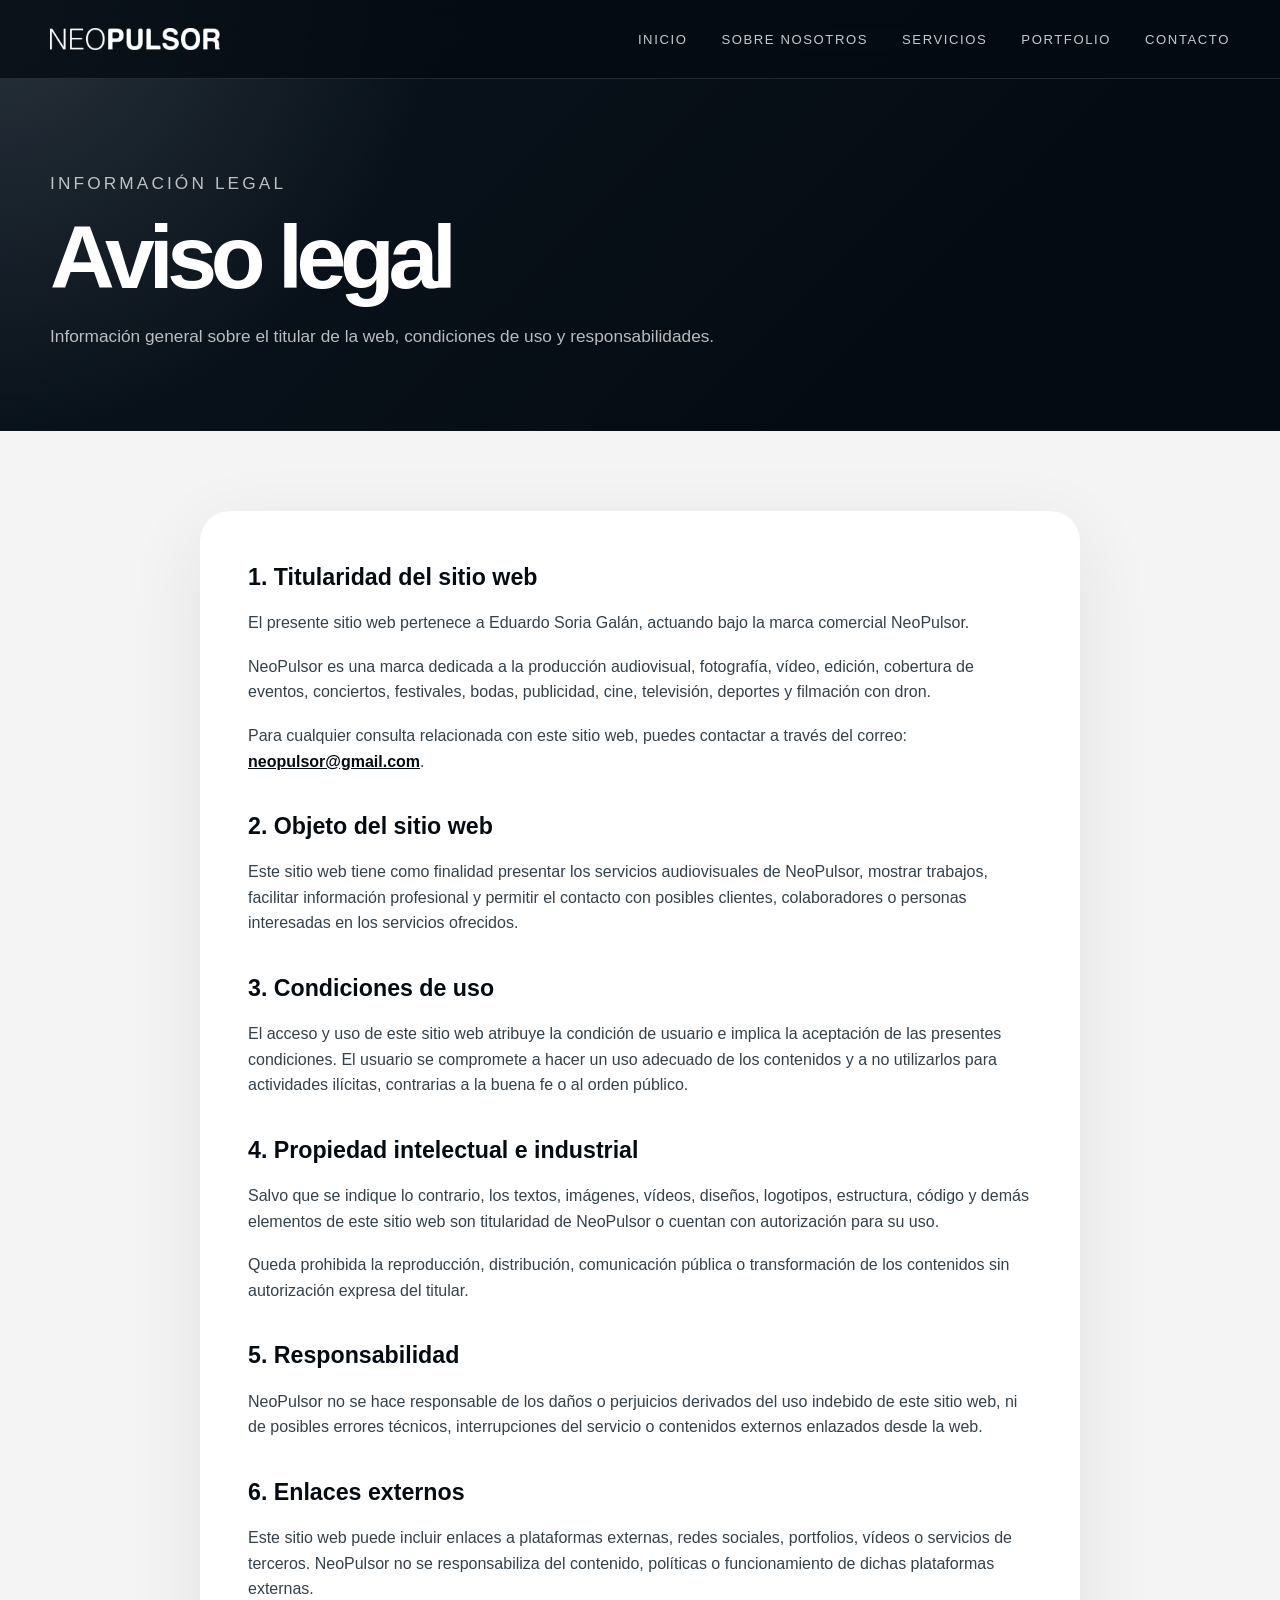
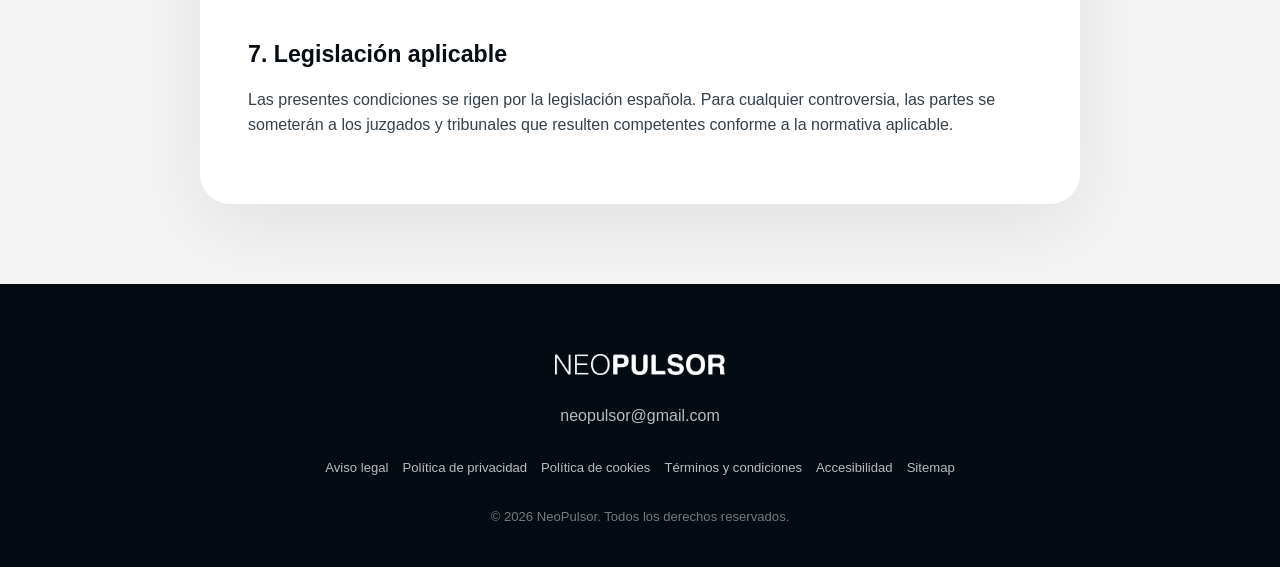
<file: legal/aviso_legal.html>
<!DOCTYPE html>
<html lang="es">

<head>
    <meta charset="UTF-8" />
    <meta name="viewport" content="width=device-width, initial-scale=1.0" />

    <title>Aviso legal | NeoPulsor</title>

    <meta name="description"
        content="Aviso legal de NeoPulsor, productora audiovisual especializada en vídeo, fotografía, eventos, artistas, marcas y proyectos audiovisuales." />

    <link rel="stylesheet" href="../css/estilos.css" />
    <link rel="icon" type="image/png" href="../recursos/logo/favicon_neopulsor.png" />
</head>

<body>

    <header class="cabecera">
        <div class="contenedor cabecera__contenido">

            <a href="../index.html#inicio" class="cabecera__logo" aria-label="Ir al inicio">
                <img src="../recursos/logo/logo_neopulsor_blanco.png" alt="NeoPulsor">
            </a>

            <nav class="cabecera__nav" aria-label="Navegación principal">
                <a href="../index.html#inicio">Inicio</a>
                <a href="../index.html#sobre_nosotros">Sobre nosotros</a>
                <a href="../index.html#servicios">Servicios</a>
                <a href="../index.html#portfolio">Portfolio</a>
                <a href="../index.html#contacto">Contacto</a>
            </nav>

            <button class="cabecera__boton_menu" aria-label="Abrir menú" aria-expanded="false">
                <span></span>
                <span></span>
                <span></span>
            </button>

        </div>
    </header>

    <main class="pagina_legal">

        <section class="pagina_legal__hero">
            <div class="contenedor">
                <p class="seccion__etiqueta">Información legal</p>
                <h1>Aviso legal</h1>
                <p>
                    Información general sobre el titular de la web, condiciones de uso y responsabilidades.
                </p>
            </div>
        </section>

        <section class="pagina_legal__contenido">
            <div class="contenedor contenedor_legal">

                <h2>1. Titularidad del sitio web</h2>
                <p>
                    El presente sitio web pertenece a Eduardo Soria Galán, actuando bajo la marca comercial NeoPulsor.
                </p>

                <p>
                    NeoPulsor es una marca dedicada a la producción audiovisual, fotografía, vídeo, edición,
                    cobertura de eventos, conciertos, festivales, bodas, publicidad, cine, televisión, deportes
                    y filmación con dron.
                </p>

                <p>
                    Para cualquier consulta relacionada con este sitio web, puedes contactar a través del correo:
                    <a href="mailto:neopulsor@gmail.com">neopulsor@gmail.com</a>.
                </p>

                <h2>2. Objeto del sitio web</h2>
                <p>
                    Este sitio web tiene como finalidad presentar los servicios audiovisuales de NeoPulsor,
                    mostrar trabajos, facilitar información profesional y permitir el contacto con posibles
                    clientes, colaboradores o personas interesadas en los servicios ofrecidos.
                </p>

                <h2>3. Condiciones de uso</h2>
                <p>
                    El acceso y uso de este sitio web atribuye la condición de usuario e implica la aceptación
                    de las presentes condiciones. El usuario se compromete a hacer un uso adecuado de los contenidos
                    y a no utilizarlos para actividades ilícitas, contrarias a la buena fe o al orden público.
                </p>

                <h2>4. Propiedad intelectual e industrial</h2>
                <p>
                    Salvo que se indique lo contrario, los textos, imágenes, vídeos, diseños, logotipos,
                    estructura, código y demás elementos de este sitio web son titularidad de NeoPulsor o cuentan
                    con autorización para su uso.
                </p>

                <p>
                    Queda prohibida la reproducción, distribución, comunicación pública o transformación de los
                    contenidos sin autorización expresa del titular.
                </p>

                <h2>5. Responsabilidad</h2>
                <p>
                    NeoPulsor no se hace responsable de los daños o perjuicios derivados del uso indebido de este
                    sitio web, ni de posibles errores técnicos, interrupciones del servicio o contenidos externos
                    enlazados desde la web.
                </p>

                <h2>6. Enlaces externos</h2>
                <p>
                    Este sitio web puede incluir enlaces a plataformas externas, redes sociales, portfolios,
                    vídeos o servicios de terceros. NeoPulsor no se responsabiliza del contenido, políticas o
                    funcionamiento de dichas plataformas externas.
                </p>

                <h2>7. Legislación aplicable</h2>
                <p>
                    Las presentes condiciones se rigen por la legislación española. Para cualquier controversia,
                    las partes se someterán a los juzgados y tribunales que resulten competentes conforme a la normativa
                    aplicable.
                </p>

            </div>
        </section>

    </main>

    <footer class="footer">
        <div class="contenedor footer__contenido">

            <a href="../index.html#inicio" class="footer__logo">
                <img src="../recursos/logo/logo_neopulsor_blanco.png" alt="NeoPulsor">
            </a>

            <div class="footer__contacto">
                <a href="mailto:neopulsor@gmail.com">neopulsor@gmail.com</a>
                
            </div>

            <nav class="footer__legal" aria-label="Enlaces legales">
                <a href="aviso_legal.html">Aviso legal</a>
                <a href="politica_privacidad.html">Política de privacidad</a>
                <a href="politica_cookies.html">Política de cookies</a>
                <a href="terminos_condiciones.html">Términos y condiciones</a>
                <a href="declaracion_accesibilidad.html">Accesibilidad</a>
                <a href="sitemap.html">Sitemap</a>
            </nav>

            <p class="footer__copy">
                © 2026 NeoPulsor. Todos los derechos reservados.
            </p>

        </div>
    </footer>

    <script src="../js/script.js"></script>
</body>

</html>
</file>
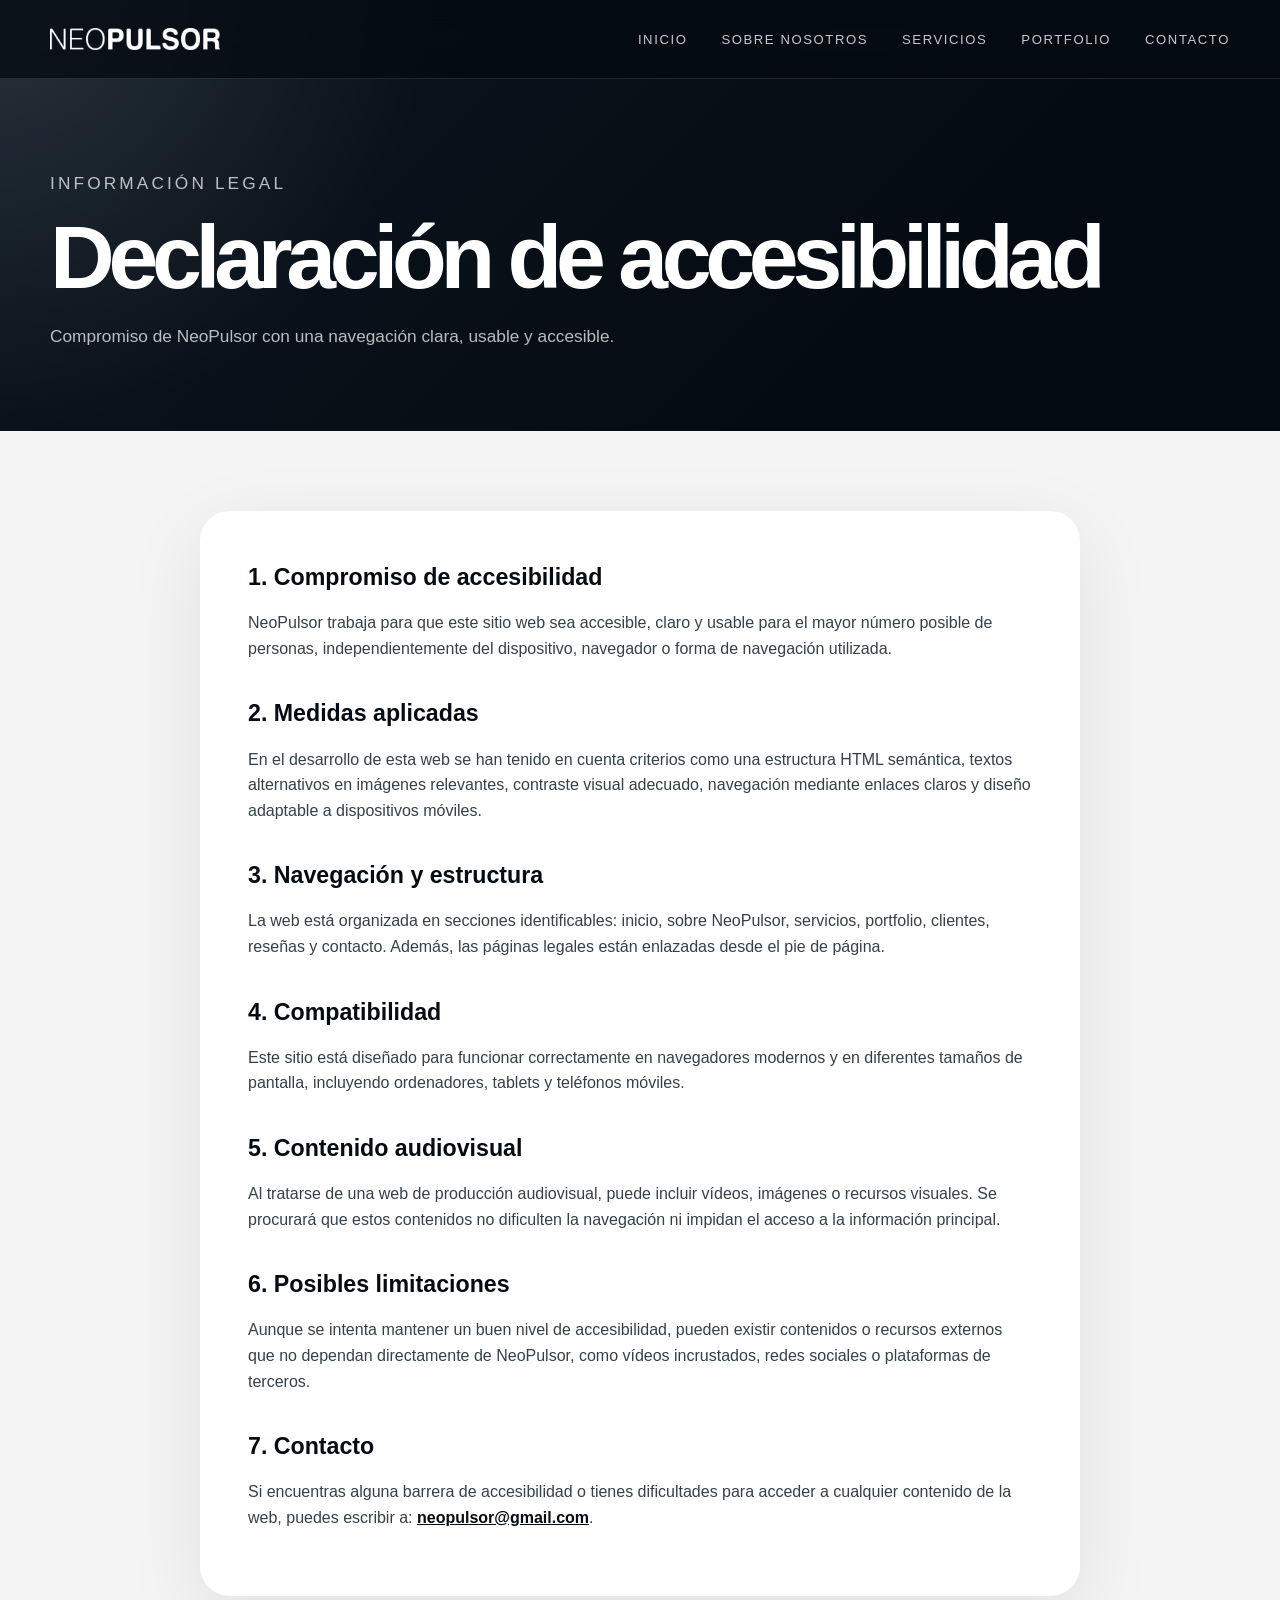
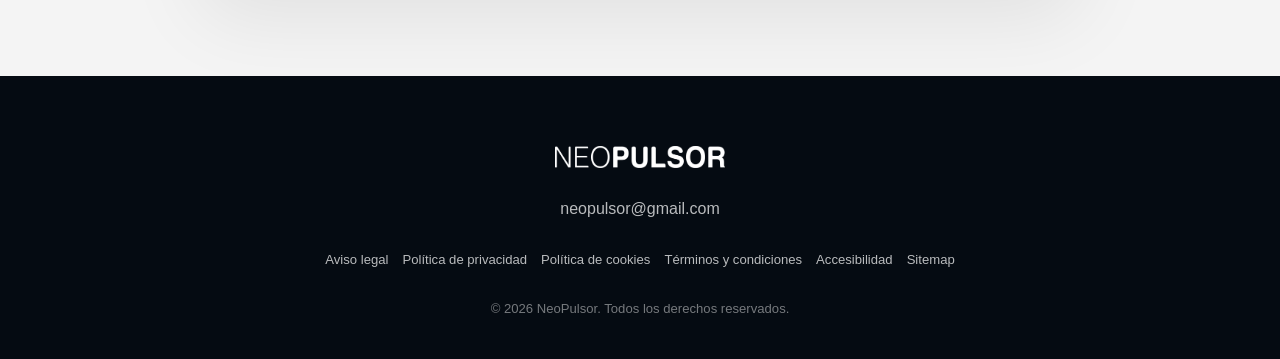
<file: legal/declaracion_accesibilidad.html>
<!doctype html>
<html lang="es">
  <head>
    <meta charset="UTF-8" />
    <meta name="viewport" content="width=device-width, initial-scale=1.0" />

    <title>Declaración de accesibilidad | NeoPulsor</title>

    <meta
      name="description"
      content="Declaración de accesibilidad de NeoPulsor. Información sobre el compromiso de accesibilidad, navegación, estructura y contacto."
    />

    <link rel="stylesheet" href="../css/estilos.css" />
    <link
      rel="icon"
      type="image/png"
      href="../recursos/logo/favicon_neopulsor.png"
    />
  </head>

  <body>
    <header class="cabecera">
      <div class="contenedor cabecera__contenido">
        <a
          href="../index.html#inicio"
          class="cabecera__logo"
          aria-label="Ir al inicio"
        >
          <img
            src="../recursos/logo/logo_neopulsor_blanco.png"
            alt="NeoPulsor"
          />
        </a>

        <nav class="cabecera__nav" aria-label="Navegación principal">
          <a href="../index.html#inicio">Inicio</a>
          <a href="../index.html#sobre_nosotros">Sobre nosotros</a>
          <a href="../index.html#servicios">Servicios</a>
          <a href="../index.html#portfolio">Portfolio</a>
          <a href="../index.html#contacto">Contacto</a>
        </nav>

        <button
          class="cabecera__boton_menu"
          aria-label="Abrir menú"
          aria-expanded="false"
        >
          <span></span>
          <span></span>
          <span></span>
        </button>
      </div>
    </header>

    <main class="pagina_legal">
      <section class="pagina_legal__hero">
        <div class="contenedor">
          <p class="seccion__etiqueta">Información legal</p>
          <h1>Declaración de accesibilidad</h1>
          <p>
            Compromiso de NeoPulsor con una navegación clara, usable y
            accesible.
          </p>
        </div>
      </section>

      <section class="pagina_legal__contenido">
        <div class="contenedor contenedor_legal">
          <h2>1. Compromiso de accesibilidad</h2>
          <p>
            NeoPulsor trabaja para que este sitio web sea accesible, claro y
            usable para el mayor número posible de personas, independientemente
            del dispositivo, navegador o forma de navegación utilizada.
          </p>

          <h2>2. Medidas aplicadas</h2>
          <p>
            En el desarrollo de esta web se han tenido en cuenta criterios como
            una estructura HTML semántica, textos alternativos en imágenes
            relevantes, contraste visual adecuado, navegación mediante enlaces
            claros y diseño adaptable a dispositivos móviles.
          </p>

          <h2>3. Navegación y estructura</h2>
          <p>
            La web está organizada en secciones identificables: inicio, sobre
            NeoPulsor, servicios, portfolio, clientes, reseñas y contacto.
            Además, las páginas legales están enlazadas desde el pie de página.
          </p>

          <h2>4. Compatibilidad</h2>
          <p>
            Este sitio está diseñado para funcionar correctamente en navegadores
            modernos y en diferentes tamaños de pantalla, incluyendo
            ordenadores, tablets y teléfonos móviles.
          </p>

          <h2>5. Contenido audiovisual</h2>
          <p>
            Al tratarse de una web de producción audiovisual, puede incluir
            vídeos, imágenes o recursos visuales. Se procurará que estos
            contenidos no dificulten la navegación ni impidan el acceso a la
            información principal.
          </p>

          <h2>6. Posibles limitaciones</h2>
          <p>
            Aunque se intenta mantener un buen nivel de accesibilidad, pueden
            existir contenidos o recursos externos que no dependan directamente
            de NeoPulsor, como vídeos incrustados, redes sociales o plataformas
            de terceros.
          </p>

          <h2>7. Contacto</h2>
          <p>
            Si encuentras alguna barrera de accesibilidad o tienes dificultades
            para acceder a cualquier contenido de la web, puedes escribir a:
            <a href="mailto:neopulsor@gmail.com">neopulsor@gmail.com</a>.
          </p>
        </div>
      </section>
    </main>

    <footer class="footer">
      <div class="contenedor footer__contenido">
        <a href="../index.html#inicio" class="footer__logo">
          <img
            src="../recursos/logo/logo_neopulsor_blanco.png"
            alt="NeoPulsor"
          />
        </a>

        <div class="footer__contacto">
          <a href="mailto:neopulsor@gmail.com">neopulsor@gmail.com</a>
          
        </div>

        <nav class="footer__legal" aria-label="Enlaces legales">
          <a href="aviso_legal.html">Aviso legal</a>
          <a href="politica_privacidad.html">Política de privacidad</a>
          <a href="politica_cookies.html">Política de cookies</a>
          <a href="terminos_condiciones.html">Términos y condiciones</a>
          <a href="declaracion_accesibilidad.html">Accesibilidad</a>
          <a href="sitemap.html">Sitemap</a>
        </nav>

        <p class="footer__copy">
          © 2026 NeoPulsor. Todos los derechos reservados.
        </p>
      </div>
    </footer>

    <script src="../js/script.js"></script>
  </body>
</html>
</file>
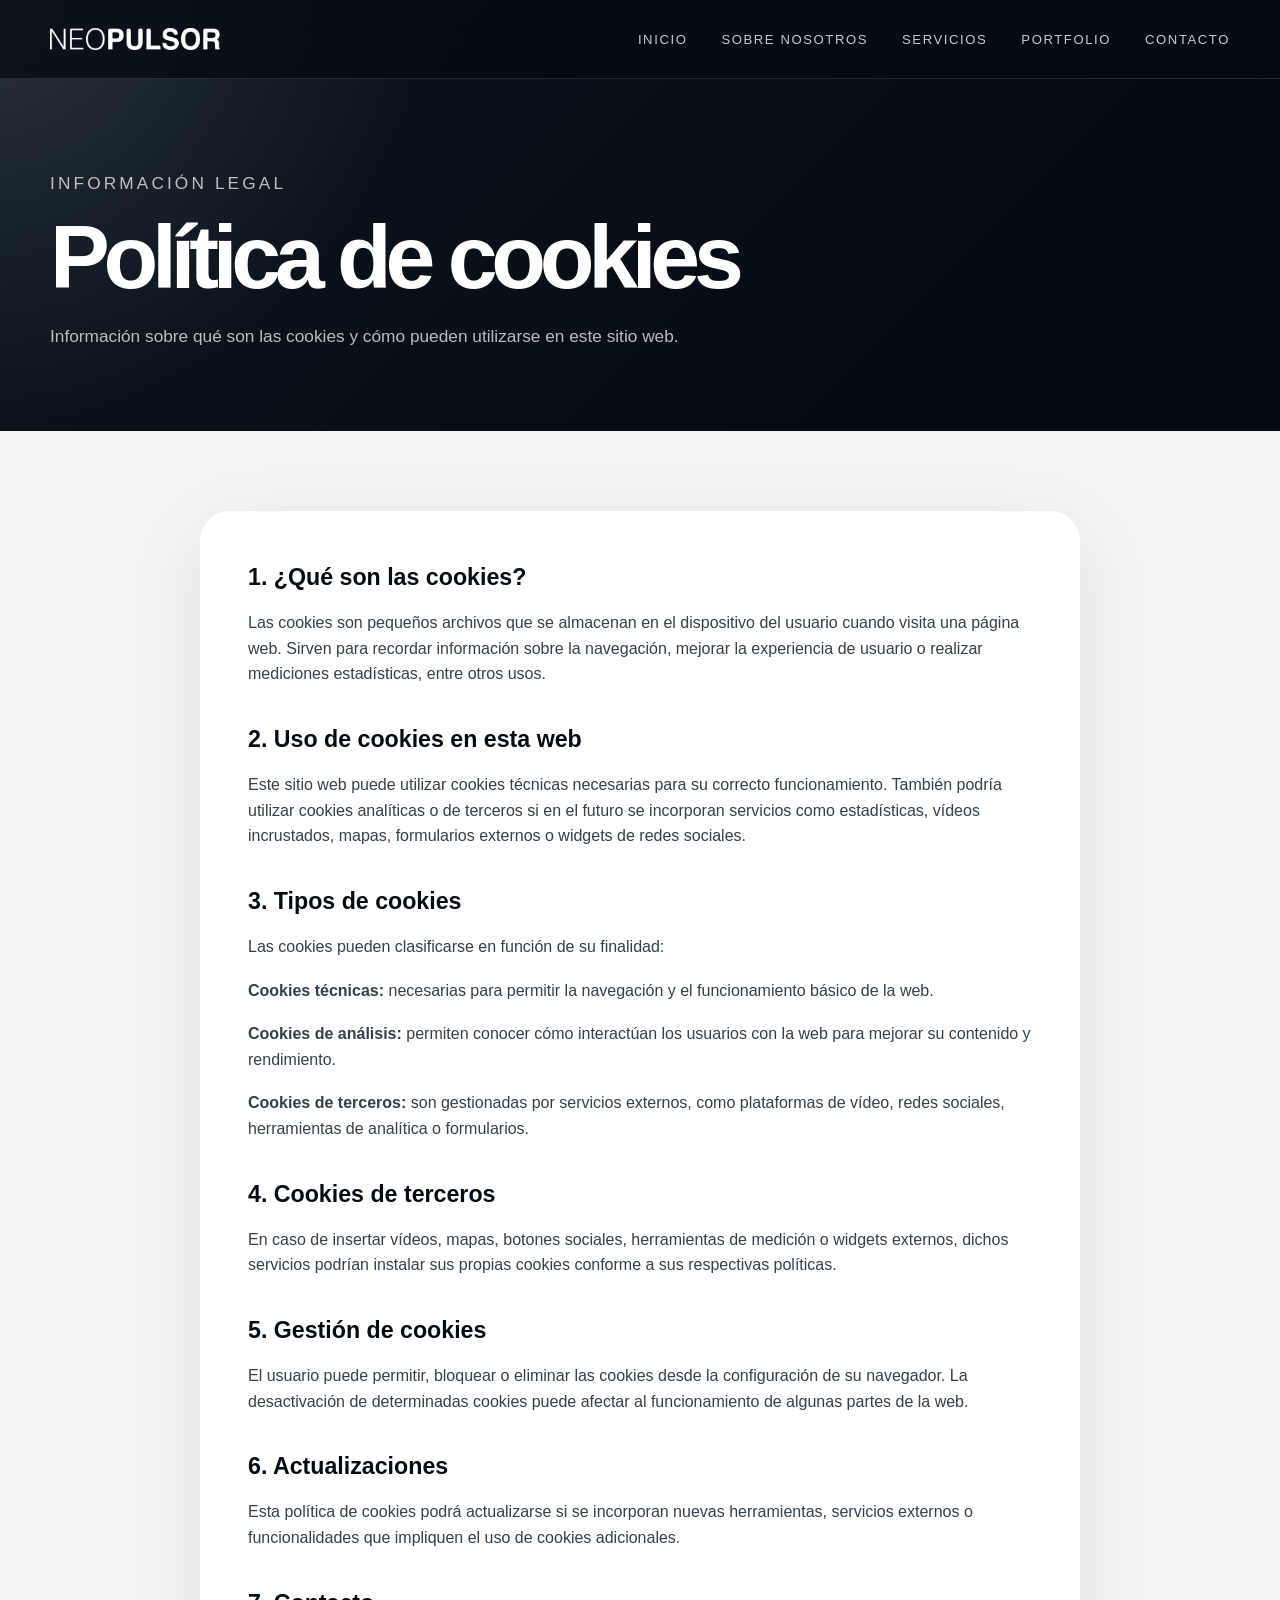
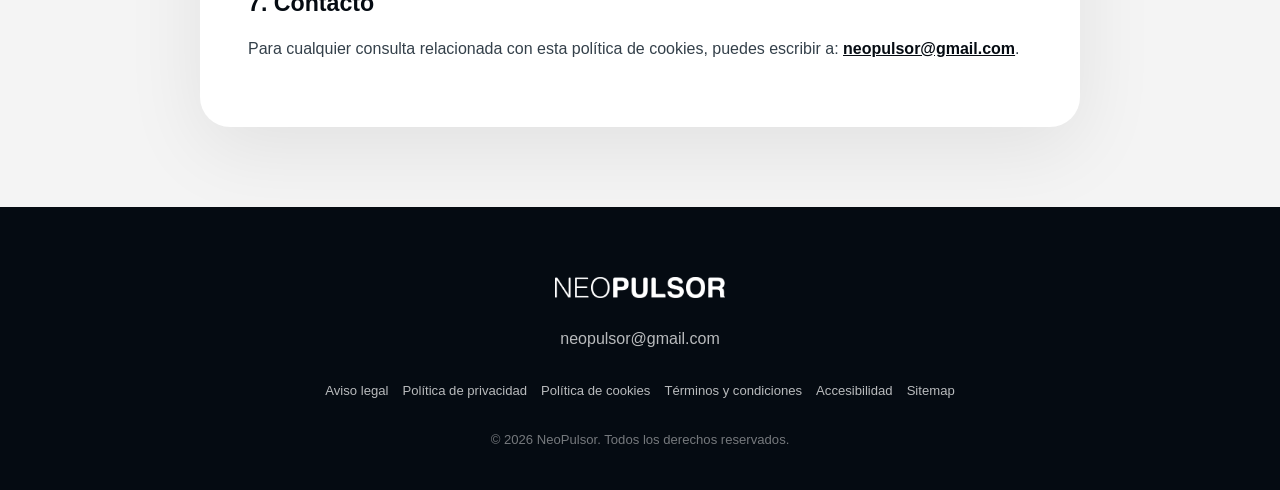
<file: legal/politica_cookies.html>
<!DOCTYPE html>
<html lang="es">

<head>
    <meta charset="UTF-8" />
    <meta name="viewport" content="width=device-width, initial-scale=1.0" />

    <title>Política de cookies | NeoPulsor</title>

    <meta name="description"
        content="Política de cookies de NeoPulsor. Información sobre el uso de cookies técnicas, analíticas o de terceros en el sitio web." />

    <link rel="stylesheet" href="../css/estilos.css" />
    <link rel="icon" type="image/png" href="../recursos/logo/favicon_neopulsor.png" />
</head>

<body>

    <header class="cabecera">
        <div class="contenedor cabecera__contenido">

            <a href="../index.html#inicio" class="cabecera__logo" aria-label="Ir al inicio">
                <img src="../recursos/logo/logo_neopulsor_blanco.png" alt="NeoPulsor">
            </a>

            <nav class="cabecera__nav" aria-label="Navegación principal">
                <a href="../index.html#inicio">Inicio</a>
                <a href="../index.html#sobre_nosotros">Sobre nosotros</a>
                <a href="../index.html#servicios">Servicios</a>
                <a href="../index.html#portfolio">Portfolio</a>
                <a href="../index.html#contacto">Contacto</a>
            </nav>

            <button class="cabecera__boton_menu" aria-label="Abrir menú" aria-expanded="false">
                <span></span>
                <span></span>
                <span></span>
            </button>

        </div>
    </header>

    <main class="pagina_legal">

        <section class="pagina_legal__hero">
            <div class="contenedor">
                <p class="seccion__etiqueta">Información legal</p>
                <h1>Política de cookies</h1>
                <p>
                    Información sobre qué son las cookies y cómo pueden utilizarse en este sitio web.
                </p>
            </div>
        </section>

        <section class="pagina_legal__contenido">
            <div class="contenedor contenedor_legal">

                <h2>1. ¿Qué son las cookies?</h2>
                <p>
                    Las cookies son pequeños archivos que se almacenan en el dispositivo del usuario cuando visita
                    una página web. Sirven para recordar información sobre la navegación, mejorar la experiencia
                    de usuario o realizar mediciones estadísticas, entre otros usos.
                </p>

                <h2>2. Uso de cookies en esta web</h2>
                <p>
                    Este sitio web puede utilizar cookies técnicas necesarias para su correcto funcionamiento.
                    También podría utilizar cookies analíticas o de terceros si en el futuro se incorporan servicios
                    como estadísticas, vídeos incrustados, mapas, formularios externos o widgets de redes sociales.
                </p>

                <h2>3. Tipos de cookies</h2>
                <p>
                    Las cookies pueden clasificarse en función de su finalidad:
                </p>

                <p>
                    <strong>Cookies técnicas:</strong> necesarias para permitir la navegación y el funcionamiento básico
                    de la web.
                </p>

                <p>
                    <strong>Cookies de análisis:</strong> permiten conocer cómo interactúan los usuarios con la web para
                    mejorar su contenido y rendimiento.
                </p>

                <p>
                    <strong>Cookies de terceros:</strong> son gestionadas por servicios externos, como plataformas de
                    vídeo, redes sociales, herramientas de analítica o formularios.
                </p>

                <h2>4. Cookies de terceros</h2>
                <p>
                    En caso de insertar vídeos, mapas, botones sociales, herramientas de medición o widgets externos,
                    dichos servicios podrían instalar sus propias cookies conforme a sus respectivas políticas.
                </p>

                <h2>5. Gestión de cookies</h2>
                <p>
                    El usuario puede permitir, bloquear o eliminar las cookies desde la configuración de su navegador.
                    La desactivación de determinadas cookies puede afectar al funcionamiento de algunas partes de la
                    web.
                </p>

                <h2>6. Actualizaciones</h2>
                <p>
                    Esta política de cookies podrá actualizarse si se incorporan nuevas herramientas, servicios externos
                    o funcionalidades que impliquen el uso de cookies adicionales.
                </p>

                <h2>7. Contacto</h2>
                <p>
                    Para cualquier consulta relacionada con esta política de cookies, puedes escribir a:
                    <a href="mailto:neopulsor@gmail.com">neopulsor@gmail.com</a>.
                </p>

            </div>
        </section>

    </main>

    <footer class="footer">
        <div class="contenedor footer__contenido">

            <a href="../index.html#inicio" class="footer__logo">
                <img src="../recursos/logo/logo_neopulsor_blanco.png" alt="NeoPulsor">
            </a>

            <div class="footer__contacto">
                <a href="mailto:neopulsor@gmail.com">neopulsor@gmail.com</a>
               
            </div>

            <nav class="footer__legal" aria-label="Enlaces legales">
                <a href="aviso_legal.html">Aviso legal</a>
                <a href="politica_privacidad.html">Política de privacidad</a>
                <a href="politica_cookies.html">Política de cookies</a>
                <a href="terminos_condiciones.html">Términos y condiciones</a>
                <a href="declaracion_accesibilidad.html">Accesibilidad</a>
                <a href="sitemap.html">Sitemap</a>
            </nav>

            <p class="footer__copy">
                © 2026 NeoPulsor. Todos los derechos reservados.
            </p>

        </div>
    </footer>

    <script src="../js/script.js"></script>
</body>

</html>
</file>
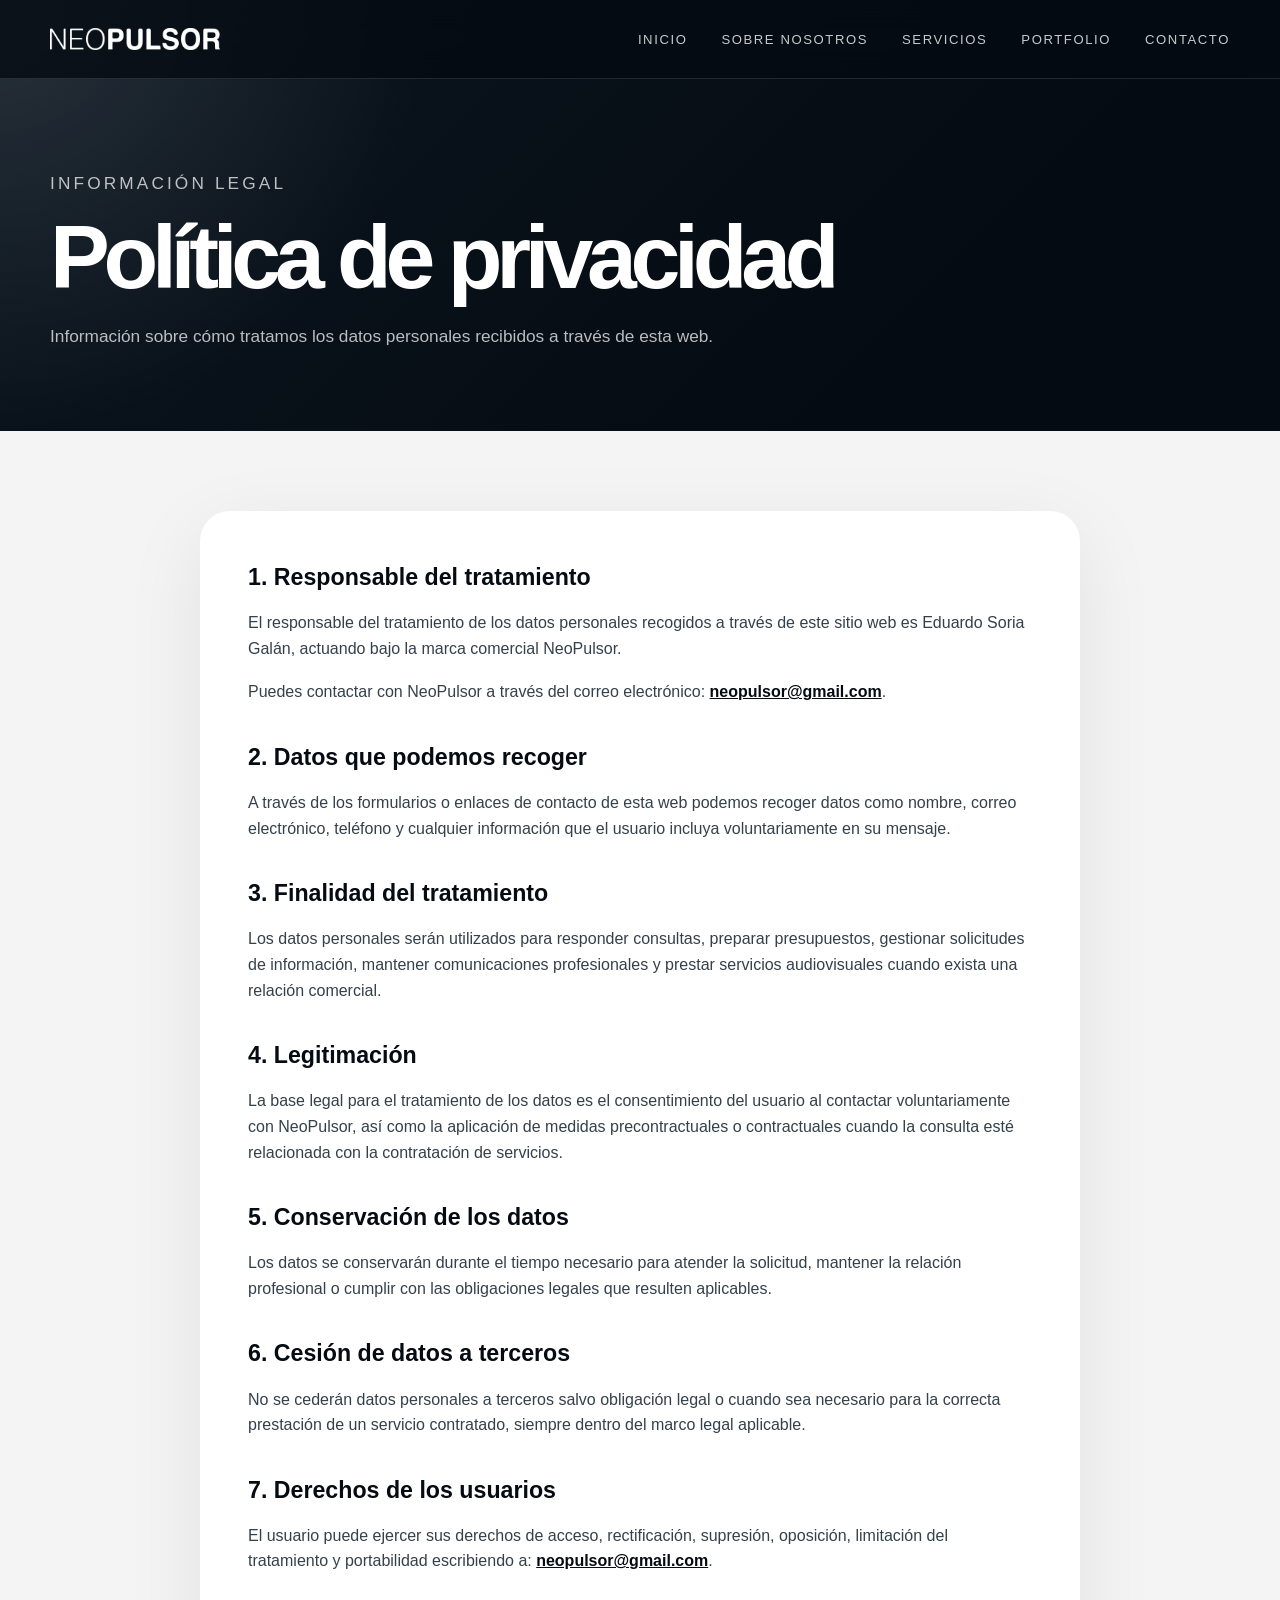
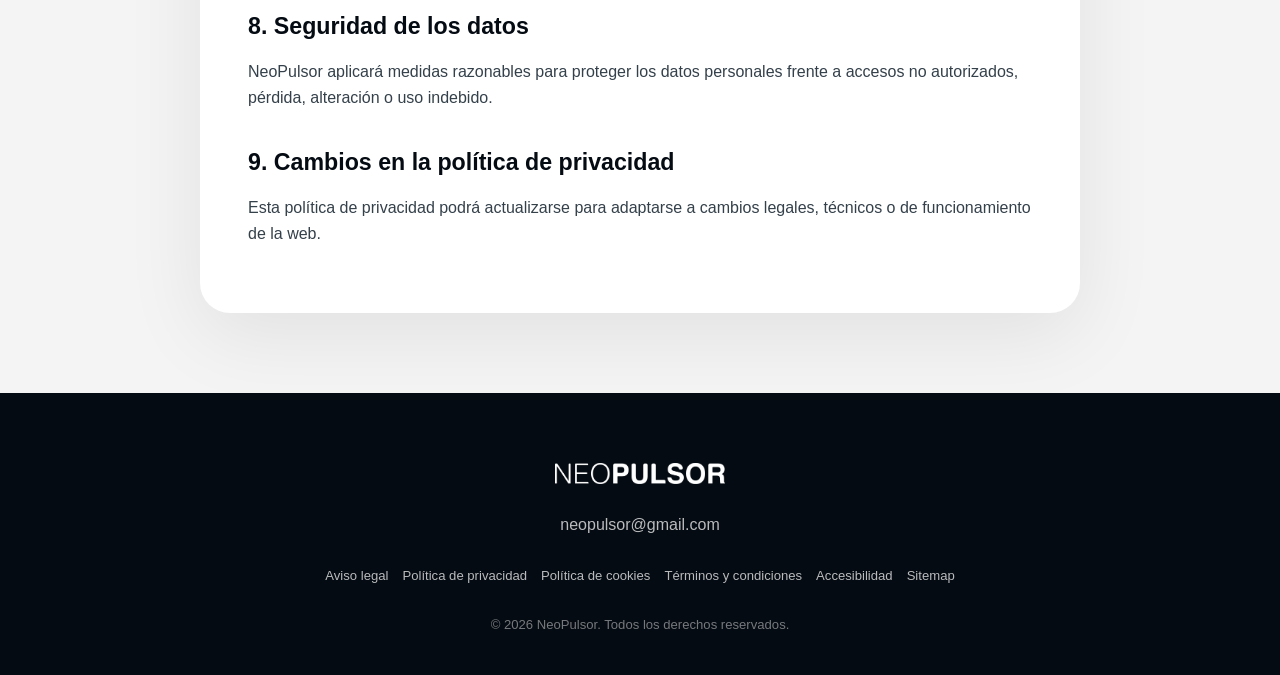
<file: legal/politica_privacidad.html>
<!DOCTYPE html>
<html lang="es">

<head>
    <meta charset="UTF-8" />
    <meta name="viewport" content="width=device-width, initial-scale=1.0" />

    <title>Política de privacidad | NeoPulsor</title>

    <meta name="description"
        content="Política de privacidad de NeoPulsor. Información sobre el tratamiento de datos personales, finalidad, legitimación, conservación y derechos de los usuarios." />

    <link rel="stylesheet" href="../css/estilos.css" />
    <link rel="icon" type="image/png" href="../recursos/logo/favicon_neopulsor.png" />
</head>

<body>

    <header class="cabecera">
        <div class="contenedor cabecera__contenido">

            <a href="../index.html#inicio" class="cabecera__logo" aria-label="Ir al inicio">
                <img src="../recursos/logo/logo_neopulsor_blanco.png" alt="NeoPulsor">
            </a>

            <nav class="cabecera__nav" aria-label="Navegación principal">
                <a href="../index.html#inicio">Inicio</a>
                <a href="../index.html#sobre_nosotros">Sobre nosotros</a>
                <a href="../index.html#servicios">Servicios</a>
                <a href="../index.html#portfolio">Portfolio</a>
                <a href="../index.html#contacto">Contacto</a>
            </nav>

            <button class="cabecera__boton_menu" aria-label="Abrir menú" aria-expanded="false">
                <span></span>
                <span></span>
                <span></span>
            </button>

        </div>
    </header>

    <main class="pagina_legal">

        <section class="pagina_legal__hero">
            <div class="contenedor">
                <p class="seccion__etiqueta">Información legal</p>
                <h1>Política de privacidad</h1>
                <p>
                    Información sobre cómo tratamos los datos personales recibidos a través de esta web.
                </p>
            </div>
        </section>

        <section class="pagina_legal__contenido">
            <div class="contenedor contenedor_legal">

                <h2>1. Responsable del tratamiento</h2>
                <p>
                    El responsable del tratamiento de los datos personales recogidos a través de este sitio web
                    es Eduardo Soria Galán, actuando bajo la marca comercial NeoPulsor.
                </p>

                <p>
                    Puedes contactar con NeoPulsor a través del correo electrónico:
                    <a href="mailto:neopulsor@gmail.com">neopulsor@gmail.com</a>.
                </p>

                <h2>2. Datos que podemos recoger</h2>
                <p>
                    A través de los formularios o enlaces de contacto de esta web podemos recoger datos como
                    nombre, correo electrónico, teléfono y cualquier información que el usuario incluya
                    voluntariamente en su mensaje.
                </p>

                <h2>3. Finalidad del tratamiento</h2>
                <p>
                    Los datos personales serán utilizados para responder consultas, preparar presupuestos,
                    gestionar solicitudes de información, mantener comunicaciones profesionales y prestar
                    servicios audiovisuales cuando exista una relación comercial.
                </p>

                <h2>4. Legitimación</h2>
                <p>
                    La base legal para el tratamiento de los datos es el consentimiento del usuario al contactar
                    voluntariamente con NeoPulsor, así como la aplicación de medidas precontractuales o contractuales
                    cuando la consulta esté relacionada con la contratación de servicios.
                </p>

                <h2>5. Conservación de los datos</h2>
                <p>
                    Los datos se conservarán durante el tiempo necesario para atender la solicitud, mantener la
                    relación profesional o cumplir con las obligaciones legales que resulten aplicables.
                </p>

                <h2>6. Cesión de datos a terceros</h2>
                <p>
                    No se cederán datos personales a terceros salvo obligación legal o cuando sea necesario para
                    la correcta prestación de un servicio contratado, siempre dentro del marco legal aplicable.
                </p>

                <h2>7. Derechos de los usuarios</h2>
                <p>
                    El usuario puede ejercer sus derechos de acceso, rectificación, supresión, oposición, limitación
                    del tratamiento y portabilidad escribiendo a:
                    <a href="mailto:neopulsor@gmail.com">neopulsor@gmail.com</a>.
                </p>

                <h2>8. Seguridad de los datos</h2>
                <p>
                    NeoPulsor aplicará medidas razonables para proteger los datos personales frente a accesos no
                    autorizados, pérdida, alteración o uso indebido.
                </p>

                <h2>9. Cambios en la política de privacidad</h2>
                <p>
                    Esta política de privacidad podrá actualizarse para adaptarse a cambios legales, técnicos o
                    de funcionamiento de la web.
                </p>

            </div>
        </section>

    </main>

    <footer class="footer">
        <div class="contenedor footer__contenido">

            <a href="../index.html#inicio" class="footer__logo">
                <img src="../recursos/logo/logo_neopulsor_blanco.png" alt="NeoPulsor">
            </a>

            <div class="footer__contacto">
                <a href="mailto:neopulsor@gmail.com">neopulsor@gmail.com</a>
               
            </div>

            <nav class="footer__legal" aria-label="Enlaces legales">
                <a href="aviso_legal.html">Aviso legal</a>
                <a href="politica_privacidad.html">Política de privacidad</a>
                <a href="politica_cookies.html">Política de cookies</a>
                <a href="terminos_condiciones.html">Términos y condiciones</a>
                <a href="declaracion_accesibilidad.html">Accesibilidad</a>
                <a href="sitemap.html">Sitemap</a>
            </nav>

            <p class="footer__copy">
                © 2026 NeoPulsor. Todos los derechos reservados.
            </p>

        </div>
    </footer>

    <script src="../js/script.js"></script>
</body>

</html>
</file>
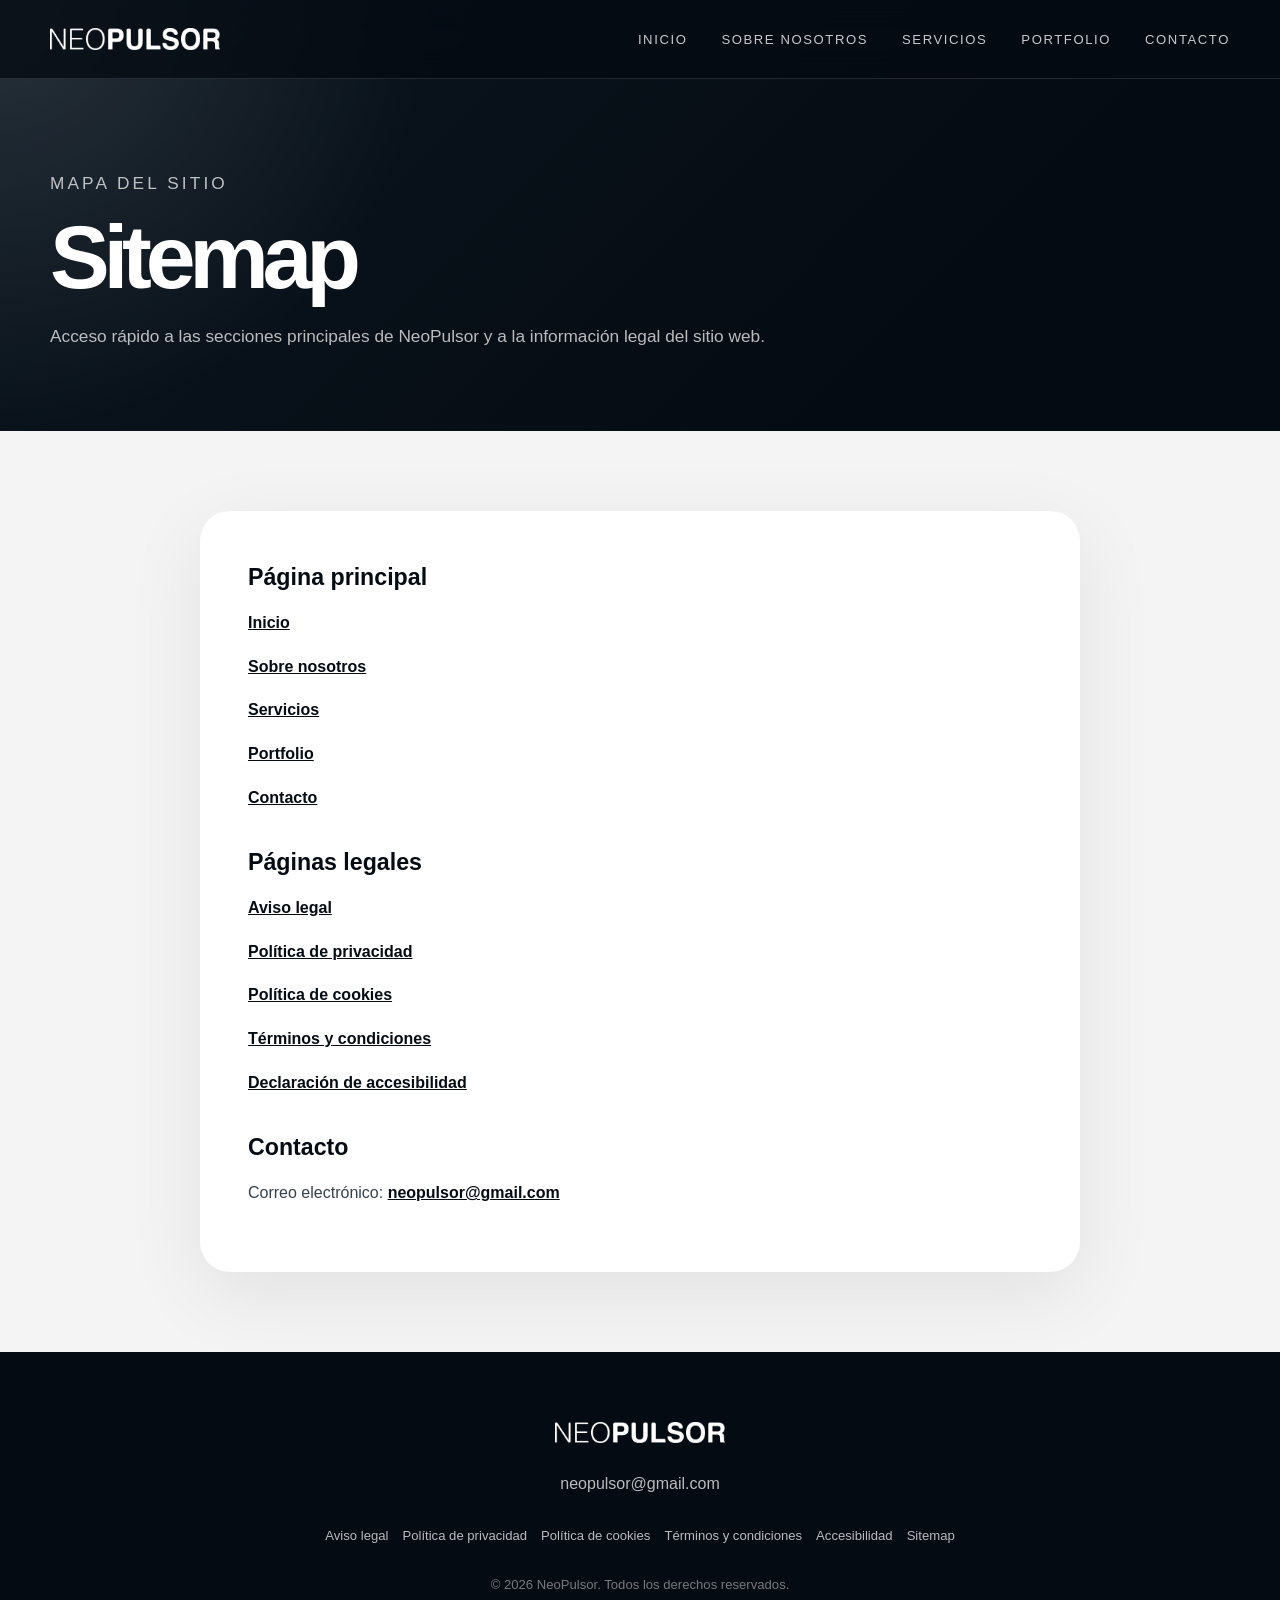
<file: legal/sitemap.html>
<!doctype html>
<html lang="es">
  <head>
    <meta charset="UTF-8" />
    <meta name="viewport" content="width=device-width, initial-scale=1.0" />

    <title>Sitemap | NeoPulsor</title>

    <meta
      name="description"
      content="Mapa del sitio web de NeoPulsor. Acceso a las secciones principales y páginas legales."
    />

    <link rel="stylesheet" href="../css/estilos.css" />
    <link
      rel="icon"
      type="image/png"
      href="../recursos/logo/favicon_neopulsor.png"
    />
  </head>

  <body>
    <header class="cabecera">
      <div class="contenedor cabecera__contenido">
        <a
          href="../index.html#inicio"
          class="cabecera__logo"
          aria-label="Ir al inicio"
        >
          <img
            src="../recursos/logo/logo_neopulsor_blanco.png"
            alt="NeoPulsor"
          />
        </a>

        <nav class="cabecera__nav" aria-label="Navegación principal">
          <a href="../index.html#inicio">Inicio</a>
          <a href="../index.html#sobre_nosotros">Sobre nosotros</a>
          <a href="../index.html#servicios">Servicios</a>
          <a href="../index.html#portfolio">Portfolio</a>
          <a href="../index.html#contacto">Contacto</a>
        </nav>

        <button
          class="cabecera__boton_menu"
          aria-label="Abrir menú"
          aria-expanded="false"
        >
          <span></span>
          <span></span>
          <span></span>
        </button>
      </div>
    </header>

    <main class="pagina_legal">
      <section class="pagina_legal__hero">
        <div class="contenedor">
          <p class="seccion__etiqueta">Mapa del sitio</p>
          <h1>Sitemap</h1>
          <p>
            Acceso rápido a las secciones principales de NeoPulsor y a la
            información legal del sitio web.
          </p>
        </div>
      </section>

      <section class="pagina_legal__contenido">
        <div class="contenedor contenedor_legal">
          <h2>Página principal</h2>
          <p>
            <a href="../index.html#inicio">Inicio</a>
          </p>
          <p>
            <a href="../index.html#sobre_nosotros">Sobre nosotros</a>
          </p>
          <p>
            <a href="../index.html#servicios">Servicios</a>
          </p>
          <p>
            <a href="../index.html#portfolio">Portfolio</a>
          </p>
          <p>
            <a href="../index.html#contacto">Contacto</a>
          </p>

          <h2>Páginas legales</h2>
          <p>
            <a href="aviso_legal.html">Aviso legal</a>
          </p>
          <p>
            <a href="politica_privacidad.html">Política de privacidad</a>
          </p>
          <p>
            <a href="politica_cookies.html">Política de cookies</a>
          </p>
          <p>
            <a href="terminos_condiciones.html">Términos y condiciones</a>
          </p>
          <p>
            <a href="declaracion_accesibilidad.html"
              >Declaración de accesibilidad</a
            >
          </p>

          <h2>Contacto</h2>
          <p>
            Correo electrónico:
            <a href="mailto:neopulsor@gmail.com">neopulsor@gmail.com</a>
          </p>
        </div>
      </section>
    </main>

    <footer class="footer">
      <div class="contenedor footer__contenido">
        <a href="../index.html#inicio" class="footer__logo">
          <img
            src="../recursos/logo/logo_neopulsor_blanco.png"
            alt="NeoPulsor"
          />
        </a>

        <div class="footer__contacto">
          <a href="mailto:neopulsor@gmail.com">neopulsor@gmail.com</a>
        </div>

        <nav class="footer__legal" aria-label="Enlaces legales">
          <a href="aviso_legal.html">Aviso legal</a>
          <a href="politica_privacidad.html">Política de privacidad</a>
          <a href="politica_cookies.html">Política de cookies</a>
          <a href="terminos_condiciones.html">Términos y condiciones</a>
          <a href="declaracion_accesibilidad.html">Accesibilidad</a>
          <a href="sitemap.html">Sitemap</a>
        </nav>

        <p class="footer__copy">
          © 2026 NeoPulsor. Todos los derechos reservados.
        </p>
      </div>
    </footer>

    <script src="../js/script.js"></script>
  </body>
</html>
</file>
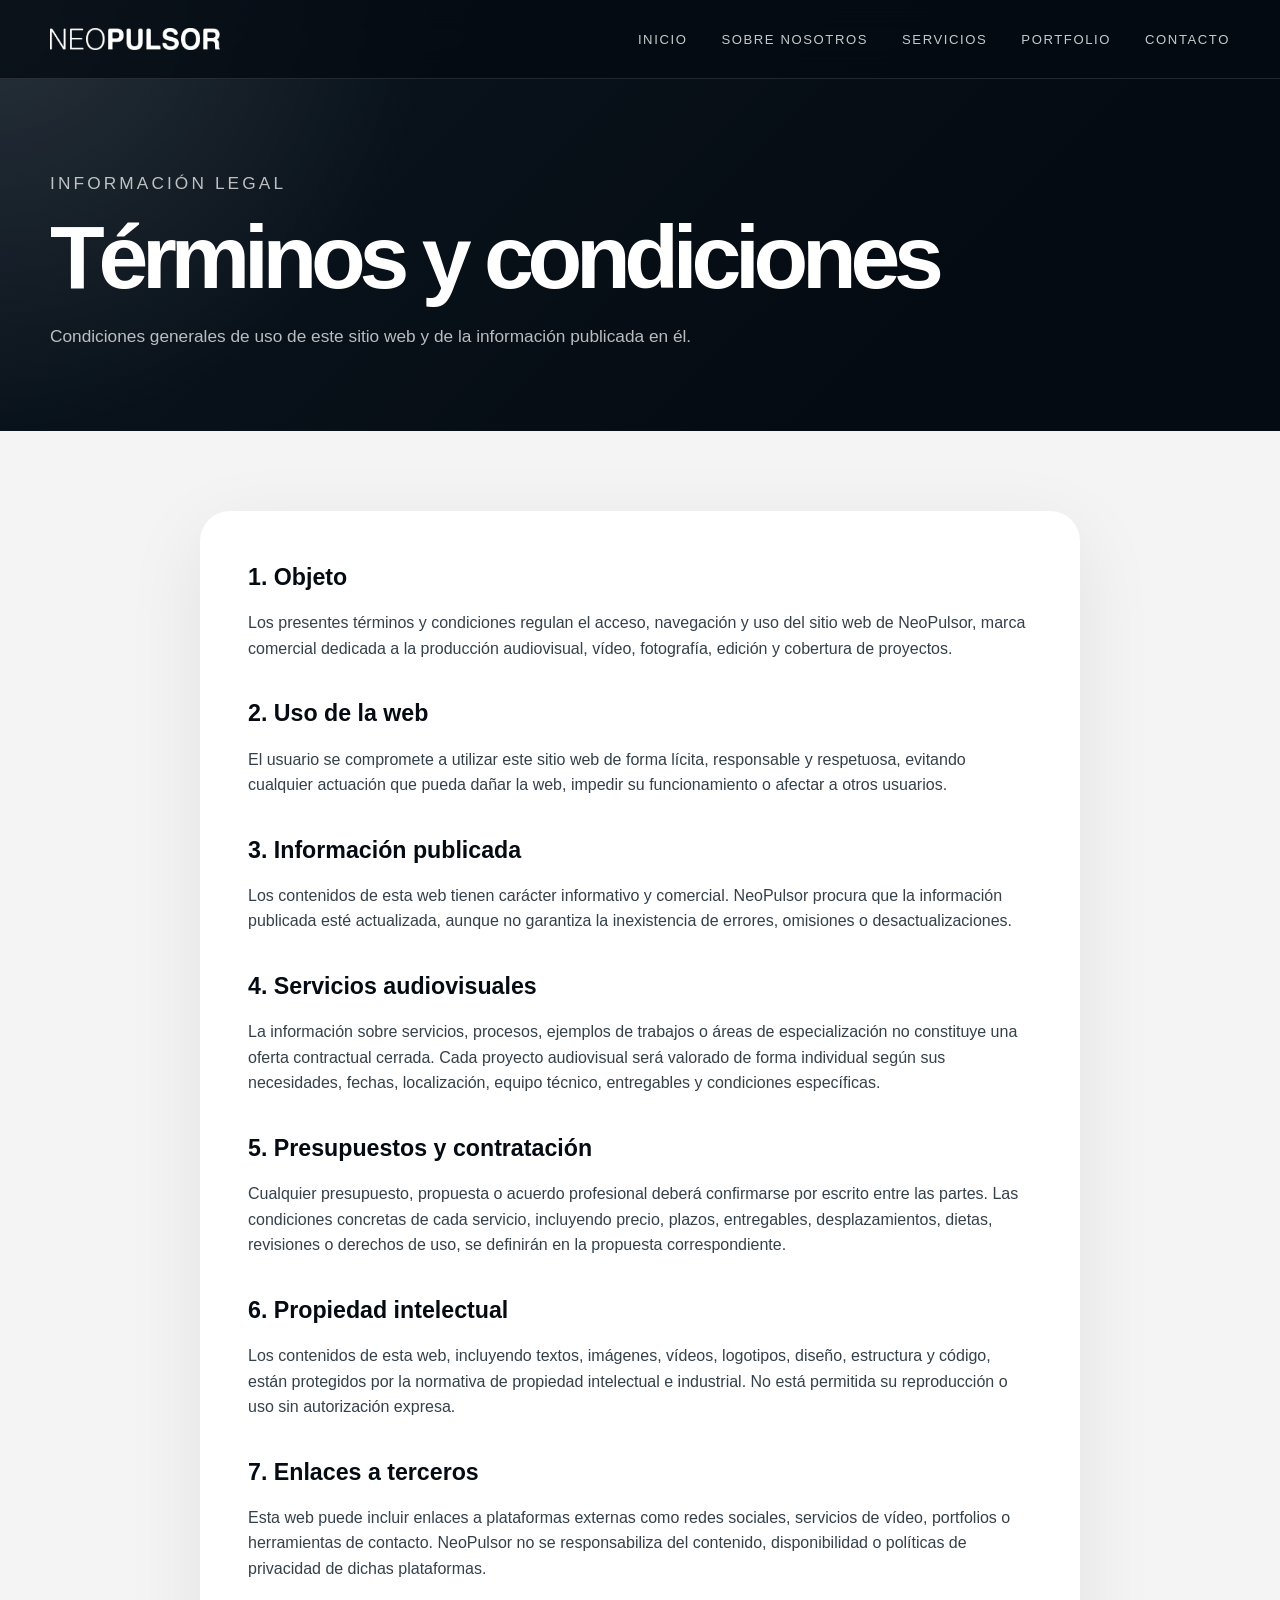
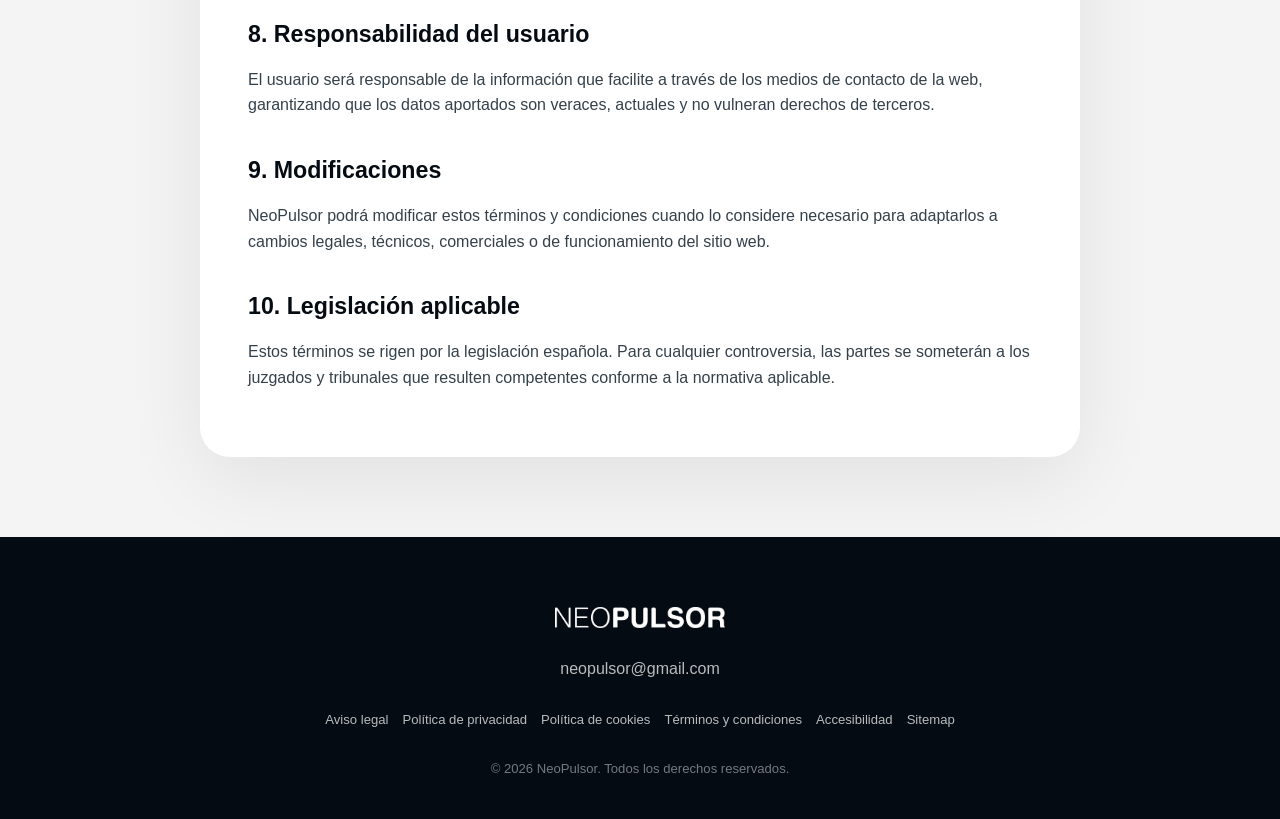
<file: legal/terminos_condiciones.html>
<!doctype html>
<html lang="es">
  <head>
    <meta charset="UTF-8" />
    <meta name="viewport" content="width=device-width, initial-scale=1.0" />

    <title>Términos y condiciones | NeoPulsor</title>

    <meta
      name="description"
      content="Términos y condiciones de uso de la web de NeoPulsor, productora audiovisual especializada en vídeo, fotografía, eventos, artistas y marcas."
    />

    <link rel="stylesheet" href="../css/estilos.css" />
    <link
      rel="icon"
      type="image/png"
      href="../recursos/logo/favicon_neopulsor.png"
    />
  </head>

  <body>
    <header class="cabecera">
      <div class="contenedor cabecera__contenido">
        <a
          href="../index.html#inicio"
          class="cabecera__logo"
          aria-label="Ir al inicio"
        >
          <img
            src="../recursos/logo/logo_neopulsor_blanco.png"
            alt="NeoPulsor"
          />
        </a>

        <nav class="cabecera__nav" aria-label="Navegación principal">
          <a href="../index.html#inicio">Inicio</a>
          <a href="../index.html#sobre_nosotros">Sobre nosotros</a>
          <a href="../index.html#servicios">Servicios</a>
          <a href="../index.html#portfolio">Portfolio</a>
          <a href="../index.html#contacto">Contacto</a>
        </nav>

        <button
          class="cabecera__boton_menu"
          aria-label="Abrir menú"
          aria-expanded="false"
        >
          <span></span>
          <span></span>
          <span></span>
        </button>
      </div>
    </header>

    <main class="pagina_legal">
      <section class="pagina_legal__hero">
        <div class="contenedor">
          <p class="seccion__etiqueta">Información legal</p>
          <h1>Términos y condiciones</h1>
          <p>
            Condiciones generales de uso de este sitio web y de la información
            publicada en él.
          </p>
        </div>
      </section>

      <section class="pagina_legal__contenido">
        <div class="contenedor contenedor_legal">
          <h2>1. Objeto</h2>
          <p>
            Los presentes términos y condiciones regulan el acceso, navegación y
            uso del sitio web de NeoPulsor, marca comercial dedicada a la
            producción audiovisual, vídeo, fotografía, edición y cobertura de
            proyectos.
          </p>

          <h2>2. Uso de la web</h2>
          <p>
            El usuario se compromete a utilizar este sitio web de forma lícita,
            responsable y respetuosa, evitando cualquier actuación que pueda
            dañar la web, impedir su funcionamiento o afectar a otros usuarios.
          </p>

          <h2>3. Información publicada</h2>
          <p>
            Los contenidos de esta web tienen carácter informativo y comercial.
            NeoPulsor procura que la información publicada esté actualizada,
            aunque no garantiza la inexistencia de errores, omisiones o
            desactualizaciones.
          </p>

          <h2>4. Servicios audiovisuales</h2>
          <p>
            La información sobre servicios, procesos, ejemplos de trabajos o
            áreas de especialización no constituye una oferta contractual
            cerrada. Cada proyecto audiovisual será valorado de forma individual
            según sus necesidades, fechas, localización, equipo técnico,
            entregables y condiciones específicas.
          </p>

          <h2>5. Presupuestos y contratación</h2>
          <p>
            Cualquier presupuesto, propuesta o acuerdo profesional deberá
            confirmarse por escrito entre las partes. Las condiciones concretas
            de cada servicio, incluyendo precio, plazos, entregables,
            desplazamientos, dietas, revisiones o derechos de uso, se definirán
            en la propuesta correspondiente.
          </p>

          <h2>6. Propiedad intelectual</h2>
          <p>
            Los contenidos de esta web, incluyendo textos, imágenes, vídeos,
            logotipos, diseño, estructura y código, están protegidos por la
            normativa de propiedad intelectual e industrial. No está permitida
            su reproducción o uso sin autorización expresa.
          </p>

          <h2>7. Enlaces a terceros</h2>
          <p>
            Esta web puede incluir enlaces a plataformas externas como redes
            sociales, servicios de vídeo, portfolios o herramientas de contacto.
            NeoPulsor no se responsabiliza del contenido, disponibilidad o
            políticas de privacidad de dichas plataformas.
          </p>

          <h2>8. Responsabilidad del usuario</h2>
          <p>
            El usuario será responsable de la información que facilite a través
            de los medios de contacto de la web, garantizando que los datos
            aportados son veraces, actuales y no vulneran derechos de terceros.
          </p>

          <h2>9. Modificaciones</h2>
          <p>
            NeoPulsor podrá modificar estos términos y condiciones cuando lo
            considere necesario para adaptarlos a cambios legales, técnicos,
            comerciales o de funcionamiento del sitio web.
          </p>

          <h2>10. Legislación aplicable</h2>
          <p>
            Estos términos se rigen por la legislación española. Para cualquier
            controversia, las partes se someterán a los juzgados y tribunales
            que resulten competentes conforme a la normativa aplicable.
          </p>
        </div>
      </section>
    </main>

    <footer class="footer">
      <div class="contenedor footer__contenido">
        <a href="../index.html#inicio" class="footer__logo">
          <img
            src="../recursos/logo/logo_neopulsor_blanco.png"
            alt="NeoPulsor"
          />
        </a>

        <div class="footer__contacto">
          <a href="mailto:neopulsor@gmail.com">neopulsor@gmail.com</a>
        </div>

        <nav class="footer__legal" aria-label="Enlaces legales">
          <a href="aviso_legal.html">Aviso legal</a>
          <a href="politica_privacidad.html">Política de privacidad</a>
          <a href="politica_cookies.html">Política de cookies</a>
          <a href="terminos_condiciones.html">Términos y condiciones</a>
          <a href="declaracion_accesibilidad.html">Accesibilidad</a>
          <a href="sitemap.html">Sitemap</a>
        </nav>

        <p class="footer__copy">
          © 2026 NeoPulsor. Todos los derechos reservados.
        </p>
      </div>
    </footer>

    <script src="../js/script.js"></script>
  </body>
</html>
</file>
<file: css/estilos.css>
/* ============================= */
/* VARIABLES GENERALES */
/* ============================= */

:root {
  --color-fondo: #050b12;
  --color-fondo-suave: #0b1620;
  --color-claro: #f4f4f4;
  --color-texto: #d8dde3;
  --color-texto-oscuro: #101820;
  --color-gris: #8d969f;
  --color-linea: rgba(255, 255, 255, 0.12);
  --color-acento: #ffffff;

  --ancho-contenedor: 1180px;
  --padding-lateral: 24px;

  --transicion: 0.3s ease;
}

/* ============================= */
/* RESET BÁSICO */
/* ============================= */

* {
  margin: 0;
  padding: 0;
  box-sizing: border-box;
}

html {
  scroll-behavior: smooth;
}

body {
  font-family: Arial, Helvetica, sans-serif;
  background-color: var(--color-fondo);
  color: var(--color-texto);
  line-height: 1.6;
}

img,
video {
  max-width: 100%;
  display: block;
}

a {
  color: inherit;
  text-decoration: none;
}

button,
input,
textarea {
  font: inherit;
}

/* ============================= */
/* UTILIDADES */
/* ============================= */

.contenedor {
  width: min(100% - 48px, var(--ancho-contenedor));
  margin: 0 auto;
}

.seccion {
  padding: 110px 0;
}

.seccion--clara {
  background-color: #f4f4f4;
  color: var(--color-texto-oscuro);
}

.seccion--oscura {
  background-color: var(--color-fondo);
  color: var(--color-claro);
}

.seccion--contacto {
  background-color: #eef0f2;
  color: var(--color-texto-oscuro);
}

.seccion__etiqueta {
  font-size: 0.78rem;
  text-transform: uppercase;
  letter-spacing: 0.18em;
  color: var(--color-gris);
  margin-bottom: 16px;
}

.seccion__cabecera {
  max-width: 720px;
  margin-bottom: 56px;
}

.seccion__cabecera h2 {
  font-size: clamp(2rem, 4vw, 4rem);
  line-height: 1.05;
  letter-spacing: -0.04em;
  margin-bottom: 20px;
}

.boton {
  display: inline-flex;
  align-items: center;
  justify-content: center;
  min-height: 48px;
  padding: 0 28px;
  border-radius: 999px;
  font-size: 0.9rem;
  font-weight: 700;
  transition:
    transform var(--transicion),
    background-color var(--transicion),
    color var(--transicion),
    border-color var(--transicion);
}

.boton:hover {
  transform: translateY(-2px);
}

.boton--principal {
  background-color: var(--color-acento);
  color: #050b12;
  border: 1px solid var(--color-acento);
}

.boton--secundario {
  background-color: transparent;
  color: var(--color-claro);
  border: 1px solid rgba(255, 255, 255, 0.5);
}

.boton--secundario:hover {
  background-color: var(--color-claro);
  color: #050b12;
}

/* ============================= */
/* CABECERA */
/* ============================= */

.cabecera {
  position: fixed;
  top: 0;
  left: 0;
  width: 100%;
  z-index: 20;
  background-color: rgba(5, 11, 18, 0.78);
  backdrop-filter: blur(16px);
  border-bottom: 1px solid var(--color-linea);
}

.cabecera__contenido {
  min-height: 78px;
  display: flex;
  align-items: center;
  justify-content: space-between;
  gap: 32px;
}

.cabecera__logo {
  display: inline-flex;
  align-items: center;
}

.cabecera__logo img {
  width: 170px;
  height: auto;
  display: block;
}

.cabecera__nav {
  display: flex;
  align-items: center;
  gap: 34px;
}

.cabecera__nav a {
  font-size: 0.82rem;
  text-transform: uppercase;
  letter-spacing: 0.12em;
  color: rgba(255, 255, 255, 0.78);
  transition: color var(--transicion);
}

.cabecera__nav a:hover {
  color: #ffffff;
}

.cabecera__boton_menu {
  display: none;
  width: 42px;
  height: 42px;
  border: 1px solid var(--color-linea);
  border-radius: 999px;
  background: rgba(255, 255, 255, 0.06);
  cursor: pointer;
  align-items: center;
  justify-content: center;
  flex-direction: column;
  gap: 5px;
}

.cabecera__boton_menu span {
  width: 18px;
  height: 2px;
  border-radius: 999px;
  background-color: #ffffff;
  transition:
    transform var(--transicion),
    opacity var(--transicion);
}

.cabecera__boton_menu.activo span:nth-child(1) {
  transform: translateY(7px) rotate(45deg);
}

.cabecera__boton_menu.activo span:nth-child(2) {
  opacity: 0;
}

.cabecera__boton_menu.activo span:nth-child(3) {
  transform: translateY(-7px) rotate(-45deg);
}

.cabecera__redes {
  display: flex;
  align-items: center;
  gap: 12px;
}

.cabecera__redes a {
  width: 34px;
  height: 34px;
  display: grid;
  place-items: center;
  border-radius: 999px;
  color: rgba(255, 255, 255, 0.72);
  transition:
    color var(--transicion),
    background-color var(--transicion),
    transform var(--transicion);
}

.cabecera__redes a:hover {
  color: #ffffff;
  background-color: rgba(255, 255, 255, 0.08);
  transform: translateY(-2px);
}

.cabecera__redes svg {
  width: 20px;
  height: 20px;
  fill: currentColor;
}

/* ============================= */
/* HERO */
/* ============================= */

.hero {
  position: relative;
  min-height: 100vh;
  display: flex;
  align-items: center;
  overflow: hidden;
  background-color: #050b12;
}

.hero__video {
  position: absolute;
  inset: 0;
  width: 100%;
  height: 100%;
  object-fit: cover;
  opacity: 0.95;
  transform: scale(1.04);
}

.hero__capa {
  position: absolute;
  inset: 0;
  background:
    linear-gradient(
      90deg,
      rgba(5, 11, 18, 0.78),
      rgba(5, 11, 18, 0.32),
      rgba(5, 11, 18, 0.68)
    ),
    radial-gradient(
      circle at 22% 48%,
      rgba(255, 255, 255, 0.06),
      transparent 34%
    ),
    linear-gradient(to top, rgba(5, 11, 18, 0.88) 0%, transparent 42%);
}

.hero__contenido {
  position: relative;
  z-index: 2;
  max-width: 860px;
  padding-top: 150px;
}

.hero__etiqueta {
  font-size: 0.8rem;
  text-transform: uppercase;
  letter-spacing: 0.22em;
  color: rgba(255, 255, 255, 0.7);
  margin-bottom: 22px;
}

.hero h1 {
  font-size: clamp(3rem, 7.2vw, 6.4rem);
  line-height: 0.95;
  letter-spacing: -0.07em;
  color: #ffffff;
  max-width: 980px;
  margin-bottom: 28px;
}

.hero__texto {
  max-width: 660px;
  font-size: clamp(1rem, 2vw, 1.25rem);
  color: rgba(255, 255, 255, 0.78);
  margin-bottom: 36px;
}

.hero__acciones {
  display: flex;
  gap: 16px;
  flex-wrap: wrap;
}

/* ============================= */
/* SOBRE NOSOTROS */
/* ============================= */

.seccion--sobre {
  background-color: #f4f4f4;
  color: var(--color-texto-oscuro);
}

.sobre {
  display: grid;
  gap: 70px;
}

.sobre__cabecera {
  max-width: 820px;
}

.sobre__cabecera h2 {
  font-size: clamp(2.4rem, 5vw, 5rem);
  line-height: 1.02;
  letter-spacing: -0.06em;
  margin-bottom: 24px;
}

.sobre__cabecera p {
  max-width: 720px;
  font-size: 1.05rem;
  color: #34404a;
  margin-bottom: 18px;
}

.equipo__grid {
  display: grid;
  grid-template-columns: repeat(4, 1fr);
  gap: 18px;
}

.equipo__persona {
  text-align: center;
}

.equipo__persona img {
  width: 100%;
  aspect-ratio: 3 / 4;
  object-fit: cover;
  border-radius: 999px 999px 0 0;
  filter: grayscale(10%);
  transition:
    transform var(--transicion),
    filter var(--transicion);
}

.equipo__persona:hover img {
  transform: translateY(-6px);
  filter: grayscale(0%);
}

.equipo__persona h3 {
  margin-top: 20px;
  font-size: 1.15rem;
  text-transform: uppercase;
  letter-spacing: 0.06em;
  color: #050b12;
}

.equipo__persona p {
  margin-top: 6px;
  font-size: 0.82rem;
  text-transform: uppercase;
  letter-spacing: 0.08em;
  color: #68727c;
  line-height: 1.4;
}

.sobre__datos {
  display: grid;
  grid-template-columns: repeat(3, 1fr);
  border-top: 1px solid rgba(5, 11, 18, 0.16);
  border-bottom: 1px solid rgba(5, 11, 18, 0.16);
}

.sobre__datos article {
  padding: 38px 28px;
  text-align: center;
  border-right: 1px solid rgba(5, 11, 18, 0.16);
}

.sobre__datos article:last-child {
  border-right: 0;
}

.sobre__datos strong {
  display: block;
  font-size: clamp(2.8rem, 6vw, 5.5rem);
  line-height: 1;
  letter-spacing: -0.07em;
  color: #050b12;
}

.sobre__datos p {
  margin-top: 12px;
  font-size: 0.78rem;
  text-transform: uppercase;
  letter-spacing: 0.16em;
  color: #68727c;
}

.sobre__intro {
  display: grid;
  grid-template-columns: minmax(0, 1.05fr) minmax(320px, 0.65fr);
  gap: 64px;
  align-items: start;
}

.sobre__filosofia {
  position: sticky;
  top: 120px;
  margin-top: 44px;
  padding: 30px;
  border-radius: 28px;
  background: linear-gradient(
    135deg,
    rgba(5, 11, 18, 0.06),
    rgba(5, 11, 18, 0.02)
  );
  border: 1px solid rgba(5, 11, 18, 0.12);
}

.sobre__filosofia span {
  display: inline-block;
  margin-bottom: 18px;
  font-size: 0.72rem;
  text-transform: uppercase;
  letter-spacing: 0.18em;
  color: #68727c;
}

.sobre__filosofia h3 {
  font-size: 1.45rem;
  line-height: 1.15;
  margin-bottom: 16px;
  color: #050b12;
}

.sobre__filosofia p {
  font-size: 0.98rem;
  color: #34404a;
  margin-bottom: 14px;
}

/* ============================= */
/* PROCESO DE TRABAJO */
/* ============================= */

.seccion--proceso {
  background: linear-gradient(180deg, #050b12 0%, #0b1620 100%);
  color: #ffffff;
}

.proceso__grid {
  display: grid;
  grid-template-columns: repeat(4, 1fr);
  gap: 18px;
}

.proceso__paso {
  position: relative;
  min-height: 330px;
  padding: 30px;
  border-radius: 30px;
  background: linear-gradient(
    135deg,
    rgba(255, 255, 255, 0.045),
    rgba(255, 255, 255, 0.025)
  );
  border: 1px solid var(--color-linea);
  overflow: hidden;

  transition:
    transform 0.35s ease,
    background 0.35s ease,
    border-color 0.35s ease,
    box-shadow 0.35s ease;
}

.proceso__paso:hover {
  transform: scale(1.025);
  background:
    radial-gradient(
      circle at top right,
      rgba(255, 255, 255, 0.12),
      transparent 38%
    ),
    linear-gradient(135deg, #132133 0%, #0b1620 100%);
  border-color: rgba(255, 255, 255, 0.28);
  box-shadow: 0 24px 70px rgba(0, 0, 0, 0.3);
  z-index: 2;
}

.proceso__paso::before {
  content: "";
  position: absolute;
  width: 170px;
  height: 170px;
  top: -72px;
  right: -72px;
  border-radius: 50%;
  background-color: rgba(255, 255, 255, 0.055);
  transition:
    transform 0.35s ease,
    background-color 0.35s ease;
}

.proceso__paso:hover::before {
  transform: scale(1.25);
  background-color: rgba(255, 255, 255, 0.1);
}

.proceso__paso span {
  display: block;
  font-size: 0.78rem;
  letter-spacing: 0.18em;
  color: rgba(255, 255, 255, 0.45);
  margin-bottom: 70px;
}

.proceso__paso h3 {
  font-size: 1.35rem;
  color: #ffffff;
  margin-bottom: 16px;
}

.proceso__paso p {
  color: rgba(255, 255, 255, 0.68);
}

.proceso__paso:hover p {
  color: rgba(255, 255, 255, 0.86);
}

.proceso__paso:hover span {
  color: rgba(255, 255, 255, 0.68);
}

/* ============================= */
/* PORTFOLIO */
/* ============================= */

.seccion--portfolio {
  background-color: #f3f3f4;
}

.portfolio {
  display: flex;
  flex-direction: column;
  gap: 42px;
}

.portfolio__cabecera {
  max-width: 720px;
}

.portfolio__cabecera h2 {
  margin-bottom: 14px;
}

.portfolio__cabecera p:last-child {
  max-width: 620px;
  color: #47515b;
}

.portfolio__grid {
  display: grid;
  grid-template-columns: repeat(4, 1fr);
  grid-auto-rows: 360px;
  gap: 18px;
}

.portfolio__card {
  position: relative;
  border-radius: 26px;
  overflow: hidden;
  background-color: #050b12;
  box-shadow: 0 18px 50px rgba(5, 11, 18, 0.12);
}

.portfolio__card--grande {
  grid-column: span 2;
}

.portfolio__card img {
  width: 100%;
  height: 100%;
  object-fit: cover;
  display: block;
  transition: transform 0.45s ease;
}

.portfolio__card:hover img {
  transform: scale(1.045);
}

.portfolio__overlay {
  position: absolute;
  inset: 0;
  background: linear-gradient(
    to top,
    rgba(5, 11, 18, 0.78) 0%,
    rgba(5, 11, 18, 0.34) 48%,
    rgba(5, 11, 18, 0.06) 100%
  );
}

.portfolio__contenido {
  position: absolute;
  left: 0;
  right: 0;
  bottom: 0;
  z-index: 2;
  padding: 24px;
}

.portfolio__categoria {
  display: block;
  margin-bottom: 8px;
  font-size: 0.62rem;
  text-transform: uppercase;
  letter-spacing: 0.18em;
  color: rgba(255, 255, 255, 0.72);
}

.portfolio__contenido h3 {
  margin-bottom: 8px;
  font-size: 1.3rem;
  line-height: 1.08;
  color: #ffffff;
}

.portfolio__card--grande .portfolio__contenido h3 {
  font-size: 1.65rem;
}

.portfolio__contenido p {
  max-width: 34ch;
  color: rgba(255, 255, 255, 0.82);
  font-size: 0.9rem;
  line-height: 1.45;
}

/* ============================= */
/* CLIENTES Y MARCAS */
/* ============================= */

.seccion--clientes {
  background: linear-gradient(180deg, #f4f4f4 0%, #eceff2 100%);
  color: var(--color-texto-oscuro);
}

.clientes {
  display: grid;
  gap: 70px;
  padding: 20px 0;
}

.clientes__cabecera {
  max-width: 820px;
}

.clientes__cabecera h2 {
  font-size: clamp(2.2rem, 5vw, 5rem);
  line-height: 1.02;
  letter-spacing: -0.06em;
  margin-bottom: 22px;
}

.clientes__cabecera p {
  max-width: 680px;
  color: #47515b;
  font-size: 1.05rem;
}

.clientes__logos {
  display: grid;
  grid-template-columns: repeat(4, 1fr);
  gap: 54px 76px;
  align-items: center;
  justify-items: center;

  padding: 70px 80px;
  border-radius: 44px;

  background:
    radial-gradient(
      circle at top left,
      rgba(255, 255, 255, 0.95),
      transparent 34%
    ),
    linear-gradient(135deg, #ffffff 0%, #eef1f4 100%);

  box-shadow: 0 30px 90px rgba(5, 11, 18, 0.08);
}

.clientes__logos a {
  min-height: 72px;
  display: flex;
  align-items: center;
  justify-content: center;
  transition: transform var(--transicion);
}

.clientes__logos a:hover {
  transform: translateY(-5px);
}

.clientes__logos img {
  max-width: 165px;
  max-height: 62px;
  width: auto;
  height: auto;
  object-fit: contain;

  filter: grayscale(1);
  opacity: 0.42;

  transition:
    filter var(--transicion),
    opacity var(--transicion),
    transform var(--transicion);
}

.clientes__logos a:hover img {
  filter: grayscale(0);
  opacity: 1;
  transform: scale(1.06);
}

/* ============================= */
/* LLAMADA FINAL */
/* ============================= */

.cta_final {
  position: relative;
  overflow: hidden;
  padding: 130px 0;
  background:
    radial-gradient(
      circle at top left,
      rgba(255, 255, 255, 0.12),
      transparent 30%
    ),
    linear-gradient(135deg, #0b1620 0%, #050b12 70%);
  color: #ffffff;
}

.cta_final::after {
  content: "";
  position: absolute;
  width: 360px;
  height: 360px;
  right: -120px;
  bottom: -160px;
  border-radius: 50%;
  background-color: rgba(255, 255, 255, 0.06);
}

.cta_final__contenido {
  position: relative;
  z-index: 2;
  max-width: 920px;
  text-align: center;
}

.cta_final h2 {
  font-size: clamp(2.4rem, 6vw, 5.6rem);
  line-height: 0.98;
  letter-spacing: -0.07em;
  margin-bottom: 28px;
}

.cta_final p {
  max-width: 720px;
  margin: 0 auto;
  color: rgba(255, 255, 255, 0.72);
  font-size: 1.08rem;
}

.cta_final__acciones {
  display: flex;
  justify-content: center;
  gap: 16px;
  flex-wrap: wrap;
  margin-top: 38px;
}

/* ============================= */
/* PÁGINAS LEGALES */
/* ============================= */

.pagina_legal {
  background-color: #f4f4f4;
  color: var(--color-texto-oscuro);
}

.pagina_legal__hero {
  padding: 170px 0 80px;
  background:
    radial-gradient(
      circle at top left,
      rgba(255, 255, 255, 0.12),
      transparent 32%
    ),
    linear-gradient(135deg, #0b1620 0%, #050b12 72%);
  color: #ffffff;
}

.pagina_legal__hero h1 {
  font-size: clamp(2.8rem, 7vw, 6rem);
  line-height: 0.98;
  letter-spacing: -0.07em;
  margin-bottom: 22px;
}

.pagina_legal__hero p {
  max-width: 720px;
  color: rgba(255, 255, 255, 0.72);
  font-size: 1.08rem;
}

.pagina_legal__contenido {
  padding: 80px 0;
}

.contenedor_legal {
  max-width: 880px;
  padding: 48px;
  border-radius: 30px;
  background-color: #ffffff;
  box-shadow: 0 22px 80px rgba(0, 0, 0, 0.08);
}

.contenedor_legal h2 {
  font-size: 1.45rem;
  margin: 34px 0 14px;
  color: #050b12;
}

.contenedor_legal h2:first-child {
  margin-top: 0;
}

.contenedor_legal p {
  margin-bottom: 18px;
  color: #34404a;
}

.contenedor_legal a {
  color: #050b12;
  font-weight: 700;
  text-decoration: underline;
}

@media (max-width: 640px) {
  .pagina_legal__hero {
    padding: 140px 0 60px;
  }

  .contenedor_legal {
    padding: 28px;
    border-radius: 24px;
  }
}

/* ============================= */
/* FOOTER */
/* ============================= */

.footer {
  padding: 70px 0 40px;
  background-color: #050b12;
  color: rgba(255, 255, 255, 0.72);
}

.footer__contenido {
  display: grid;
  gap: 28px;
  text-align: center;
}

.footer__logo {
  justify-self: center;
  display: inline-flex;
  align-items: center;
}

.footer__logo img {
  width: 170px;
  height: auto;
  display: block;
}

.footer__contacto {
  display: flex;
  justify-content: center;
  gap: 28px;
  flex-wrap: wrap;
}

.footer__contacto a:hover,
.footer__legal a:hover {
  color: #ffffff;
}

.footer__legal {
  display: flex;
  justify-content: center;
  gap: 14px;
  flex-wrap: wrap;
  font-size: 0.82rem;
}

.footer__copy {
  font-size: 0.82rem;
  color: rgba(255, 255, 255, 0.45);
}

.footer__redes {
  display: flex;
  justify-content: center;
  gap: 14px;
  flex-wrap: wrap;
}

.footer__redes a {
  width: 42px;
  height: 42px;
  display: grid;
  place-items: center;
  border-radius: 999px;
  color: rgba(255, 255, 255, 0.62);
  background-color: rgba(255, 255, 255, 0.045);
  border: 1px solid rgba(255, 255, 255, 0.09);
  transition:
    color var(--transicion),
    background-color var(--transicion),
    transform var(--transicion),
    border-color var(--transicion);
}

.footer__redes a:hover {
  color: #ffffff;
  background-color: rgba(255, 255, 255, 0.1);
  border-color: rgba(255, 255, 255, 0.22);
  transform: translateY(-3px);
}

.footer__redes svg {
  width: 21px;
  height: 21px;
  fill: currentColor;
}
/* ============================= */
/* RESPONSIVE */
/* ============================= */

@media (max-width: 900px) {
  .cabecera__nav {
    position: fixed;
    top: 68px;
    left: 16px;
    right: 16px;
    display: grid;
    gap: 6px;
    padding: 18px;
    border-radius: 24px;
    background-color: rgba(5, 11, 18, 0.96);
    border: 1px solid var(--color-linea);
    backdrop-filter: blur(18px);
    transform: translateY(-18px);
    opacity: 0;
    pointer-events: none;
    transition:
      opacity var(--transicion),
      transform var(--transicion);
  }

  .cabecera__nav.activo {
    transform: translateY(0);
    opacity: 1;
    pointer-events: auto;
  }

  .cabecera__nav a {
    padding: 14px 12px;
    border-radius: 14px;
  }

  .cabecera__nav a:hover {
    background-color: rgba(255, 255, 255, 0.08);
  }

  .cabecera__boton_menu {
    display: flex;
  }

  .seccion {
    padding: 80px 0;
  }

  .contacto--nuevo {
    grid-template-columns: 1fr;
    gap: 48px;
  }

  .sobre__intro {
    grid-template-columns: 1fr;
    gap: 42px;
  }

  .sobre__filosofia {
    position: static;
    margin-top: 0;
  }

  .equipo__grid {
    grid-template-columns: repeat(2, 1fr);
  }

  .sobre__datos {
    grid-template-columns: 1fr;
  }

  .sobre__datos article {
    border-right: 0;
    border-bottom: 1px solid rgba(5, 11, 18, 0.16);
  }

  .sobre__datos article:last-child {
    border-bottom: 0;
  }

  .proceso__grid {
    grid-template-columns: repeat(2, 1fr);
  }

  .portfolio__grid {
    grid-template-columns: repeat(2, 1fr);
    grid-auto-rows: 300px;
  }

  .portfolio__card--grande {
    grid-column: span 2;
  }

  .clientes__logos {
    grid-template-columns: repeat(3, 1fr);
    gap: 42px 44px;
    padding: 56px 42px;
    border-radius: 34px;
  }

  .cabecera__redes {
    margin-left: auto;
  }
}

@media (max-width: 640px) {
  .contenedor {
    width: min(100% - 32px, var(--ancho-contenedor));
  }

  .cabecera__contenido {
    min-height: 68px;
  }

  .cabecera__logo img {
    width: 140px;
  }

  .hero {
    min-height: 92vh;
  }

  .hero h1 {
    font-size: clamp(2.8rem, 15vw, 4.5rem);
  }

  .hero__acciones {
    flex-direction: column;
  }

  .boton {
    width: 100%;
  }

  .sobre {
    gap: 48px;
  }

  .equipo__grid {
    grid-template-columns: 1fr;
  }

  .equipo__persona img {
    max-width: 320px;
    margin: 0 auto;
  }

  .proceso__grid {
    grid-template-columns: 1fr;
  }

  .portfolio__grid {
    grid-template-columns: 1fr;
    grid-auto-rows: initial;
    gap: 28px;
  }

  .portfolio__card,
  .portfolio__card--grande {
    grid-column: span 1;
    height: 340px;
    min-height: 0;
  }

  .portfolio__card--grande {
    height: 360px;
  }

  .portfolio__card img {
    width: 100%;
    height: 100%;
    object-fit: cover;
  }

  .portfolio__contenido {
    padding: 22px;
  }

  .clientes__logos {
    grid-template-columns: repeat(2, 1fr);
    gap: 34px 28px;
    padding: 42px 24px;
    border-radius: 28px;
  }

  .clientes__logos a {
    min-height: 90px;
  }

  .clientes__logos img {
    max-width: 130px;
    max-height: 50px;
  }

  .contacto--nuevo {
    grid-template-columns: 1fr;
  }

  .formulario {
    padding: 22px;
  }

  .cta_final {
    padding: 90px 0;
  }

  .cta_final__acciones {
    flex-direction: column;
  }

  .footer__contacto {
    flex-direction: column;
    gap: 8px;
  }

  .cabecera__redes {
    gap: 6px;
  }

  .cabecera__redes a {
    width: 32px;
    height: 32px;
  }

  .cabecera__redes svg {
    width: 18px;
    height: 18px;
  }
}

/* ============================= */
/* PÁGINA DINÁMICA DE TRABAJO */
/* ============================= */

.pagina_trabajo {
  background-color: #f4f4f4;
  color: var(--color-texto-oscuro);
}

.trabajo_hero {
  padding: 170px 0 90px;
  background:
    radial-gradient(
      circle at top left,
      rgba(255, 255, 255, 0.12),
      transparent 34%
    ),
    linear-gradient(135deg, #0b1620 0%, #050b12 72%);
  color: #ffffff;
}

.trabajo_hero__contenido {
  max-width: 920px;
}

.trabajo_hero h1 {
  font-size: clamp(3rem, 7vw, 6.4rem);
  line-height: 0.95;
  letter-spacing: -0.07em;
  margin-bottom: 28px;
}

.trabajo_hero p:not(.seccion__etiqueta) {
  max-width: 760px;
  font-size: 1.15rem;
  color: rgba(255, 255, 255, 0.72);
}

.trabajo_hero__volver {
  display: inline-flex;
  margin-top: 34px;
  font-weight: 700;
  color: #ffffff;
}

.trabajo_bloque {
  padding-top: 90px;
}

.trabajo_bloque__cabecera {
  max-width: 720px;
  margin-bottom: 36px;
}

.trabajo_bloque__cabecera h2 {
  font-size: clamp(2rem, 4vw, 4rem);
  line-height: 1.05;
  letter-spacing: -0.04em;
}

.trabajo_videos {
  display: grid;
  grid-template-columns: repeat(2, 1fr);
  gap: 22px;
}

.trabajo_videos iframe {
  width: 100%;
  aspect-ratio: 16 / 9;
  border: 0;
  border-radius: 26px;
  box-shadow: 0 18px 50px rgba(5, 11, 18, 0.12);
  background-color: #050b12;
}

.trabajo_galeria {
  columns: 3 260px;
  column-gap: 18px;
}

.trabajo_galeria img {
  width: 100%;
  margin-bottom: 18px;
  border-radius: 24px;
  box-shadow: 0 18px 50px rgba(5, 11, 18, 0.1);
  break-inside: avoid;
}

.trabajo_videos {
  align-items: stretch;
}

.trabajo_videos .trabajo_video:nth-child(odd):last-child,
.trabajo_videos iframe:nth-child(odd):last-child {
  grid-column: span 2;
}

@media (max-width: 900px) {
  .trabajo_videos {
    grid-template-columns: 1fr;
  }

  .trabajo_hero {
    padding: 140px 0 70px;
  }
}

@media (max-width: 640px) {
  .trabajo_hero h1 {
    font-size: clamp(2.8rem, 15vw, 4.5rem);
  }

  .trabajo_galeria {
    columns: 1;
  }

  .trabajo_videos .trabajo_video:nth-child(odd):last-child,
  .trabajo_videos iframe:nth-child(odd):last-child {
    grid-column: span 1;
  }
}

/* ============================= */
/* LIGHTBOX GALERÍA */
/* ============================= */

.trabajo_galeria img {
  cursor: zoom-in;
  transition:
    transform 0.3s ease,
    opacity 0.3s ease;
}

.trabajo_galeria img:hover {
  transform: scale(1.015);
  opacity: 0.92;
}

.lightbox {
  position: fixed;
  inset: 0;
  z-index: 100;
  display: none;
  align-items: center;
  justify-content: center;
  padding: 40px;
  background-color: rgba(5, 11, 18, 0.92);
  backdrop-filter: blur(12px);
}

.lightbox.activo {
  display: flex;
}

.lightbox__imagen {
  max-width: min(1100px, 88vw);
  max-height: 86vh;
  width: auto;
  height: auto;
  object-fit: contain;
  border-radius: 20px;
  box-shadow: 0 30px 100px rgba(0, 0, 0, 0.45);
}

.lightbox__cerrar,
.lightbox__flecha {
  position: absolute;
  border: 0;
  background-color: rgba(255, 255, 255, 0.1);
  color: #ffffff;
  cursor: pointer;
  transition:
    background-color 0.3s ease,
    transform 0.3s ease;
}

.lightbox__cerrar:hover,
.lightbox__flecha:hover {
  background-color: rgba(255, 255, 255, 0.22);
  transform: scale(1.06);
}

.lightbox__cerrar {
  top: 28px;
  right: 28px;
  width: 46px;
  height: 46px;
  border-radius: 999px;
  font-size: 2rem;
  line-height: 1;
}

.lightbox__flecha {
  top: 50%;
  width: 54px;
  height: 54px;
  border-radius: 999px;
  font-size: 3rem;
  line-height: 1;
  transform: translateY(-50%);
}

.lightbox__flecha:hover {
  transform: translateY(-50%) scale(1.06);
}

.lightbox__flecha--izquierda {
  left: 28px;
}

.lightbox__flecha--derecha {
  right: 28px;
}

@media (max-width: 640px) {
  .lightbox {
    padding: 22px;
  }

  .lightbox__imagen {
    max-width: 92vw;
    max-height: 78vh;
    border-radius: 16px;
  }

  .lightbox__cerrar {
    top: 18px;
    right: 18px;
    width: 42px;
    height: 42px;
  }

  .lightbox__flecha {
    width: 44px;
    height: 44px;
    font-size: 2.4rem;
  }

  .lightbox__flecha--izquierda {
    left: 14px;
  }

  .lightbox__flecha--derecha {
    right: 14px;
  }
}

/* ============================= */
/* MINIATURAS DE VÍDEO YOUTUBE */
/* ============================= */

.trabajo_video {
  position: relative;
  width: 100%;
  aspect-ratio: 16 / 9;
  border: 0;
  padding: 0;
  overflow: hidden;
  border-radius: 26px;
  background-color: #050b12;
  cursor: pointer;
  box-shadow: 0 18px 50px rgba(5, 11, 18, 0.12);
}

.trabajo_video img {
  width: 100%;
  height: 100%;
  object-fit: cover;
  transition:
    transform 0.35s ease,
    opacity 0.35s ease;
}

.trabajo_video::after {
  content: "";
  position: absolute;
  inset: 0;
  background: rgba(5, 11, 18, 0.18);
  transition: background 0.35s ease;
}

.trabajo_video:hover img {
  transform: scale(1.04);
  opacity: 0.9;
}

.trabajo_video:hover::after {
  background: rgba(5, 11, 18, 0.32);
}

.trabajo_video__play {
  position: absolute;
  inset: 50% auto auto 50%;
  z-index: 2;
  width: 68px;
  height: 68px;
  display: grid;
  place-items: center;
  transform: translate(-50%, -50%);
  border-radius: 999px;
  background-color: rgba(255, 255, 255, 0.92);
  color: #050b12;
  font-size: 1.5rem;
  line-height: 1;
  padding-left: 4px;
  transition:
    transform 0.35s ease,
    background-color 0.35s ease;
}

.trabajo_video:hover .trabajo_video__play {
  transform: translate(-50%, -50%) scale(1.08);
  background-color: #ffffff;
}

.trabajo_videos iframe {
  width: 100%;
  aspect-ratio: 16 / 9;
  border: 0;
  border-radius: 26px;
  box-shadow: 0 18px 50px rgba(5, 11, 18, 0.12);
  background-color: #050b12;
}

@media (max-width: 640px) {
  .trabajo_video,
  .trabajo_videos iframe {
    border-radius: 20px;
  }

  .trabajo_video__play {
    width: 58px;
    height: 58px;
    font-size: 1.3rem;
  }
}

/* ============================= */
/* RESEÑAS GOOGLE OFICIALES */
/* ============================= */

.seccion--resenas_google {
  background: linear-gradient(180deg, #f4f4f4 0%, #eef0f2 100%);
  color: var(--color-texto-oscuro);
}

.resenas_google {
  display: grid;
  gap: 44px;
}

.resenas_google__cabecera {
  max-width: 760px;
}

.resenas_google__cabecera h2 {
  font-size: clamp(2.4rem, 5vw, 5rem);
  line-height: 1.02;
  letter-spacing: -0.06em;
  margin-bottom: 20px;
}

.resenas_google__cabecera p {
  max-width: 680px;
  color: #47515b;
  font-size: 1.05rem;
}

.resenas_google__widget {
  padding: 34px;
  border-radius: 34px;
  background-color: #ffffff;
  box-shadow: 0 24px 80px rgba(5, 11, 18, 0.08);
  overflow: hidden;
}

@media (max-width: 640px) {
  .resenas_google__widget {
    padding: 20px;
    border-radius: 26px;
  }
}

/* ============================= */
/* CONTACTO MEJORADO */
/* ============================= */

.contacto--nuevo {
  display: grid;
  grid-template-columns: 0.9fr 1.1fr;
  gap: 80px;
  align-items: start;
}

.contacto__info h2 {
  font-size: clamp(2.6rem, 5.6vw, 5.4rem);
  line-height: 0.98;
  letter-spacing: -0.07em;
  margin-bottom: 24px;
}

.contacto__info > p {
  max-width: 560px;
  color: #34404a;
  font-size: 1.08rem;
}

.formulario--nuevo {
  padding: 38px;
  border-radius: 34px;
  background-color: #ffffff;
  box-shadow: 0 30px 100px rgba(5, 11, 18, 0.11);
  display: grid;
  gap: 18px;
}

.formulario__fila {
  display: grid;
  grid-template-columns: repeat(2, 1fr);
  gap: 16px;
}

.formulario__campo {
  display: grid;
  gap: 8px;
}

.formulario__campo label {
  font-size: 0.78rem;
  font-weight: 800;
  text-transform: uppercase;
  letter-spacing: 0.12em;
  color: #68727c;
}

.formulario--nuevo input:not([type="checkbox"]),
.formulario--nuevo textarea,
.formulario--nuevo select {
  width: 100%;
  border: 1px solid #d8dde3;
  border-radius: 18px;
  background-color: #f2f3f4;
  padding: 15px 16px;
  outline: none;
  color: #050b12;
  transition:
    border-color var(--transicion),
    background-color var(--transicion),
    box-shadow var(--transicion);
}

.formulario--nuevo input:not([type="checkbox"]):focus,
.formulario--nuevo textarea:focus,
.formulario--nuevo select:focus {
  border-color: #050b12;
  background-color: #ffffff;
  box-shadow: 0 0 0 4px rgba(5, 11, 18, 0.08);
}

.formulario--nuevo textarea {
  min-height: 160px;
  resize: vertical;
}

.formulario--nuevo .boton--principal {
  width: 100%;
  background-color: #050b12;
  color: #ffffff;
  border-color: #050b12;
  margin-top: 8px;
}

.formulario__aviso {
  min-height: 24px;
  font-size: 0.95rem;
  font-weight: 700;
}

.formulario__aviso.correcto {
  color: #167a3d;
}

.formulario__aviso.error {
  color: #b42318;
}

@media (max-width: 900px) {
  .contacto--nuevo {
    grid-template-columns: 1fr;
    gap: 48px;
  }
}

@media (max-width: 640px) {
  .formulario--nuevo {
    padding: 24px;
    border-radius: 28px;
  }

  .formulario__fila {
    grid-template-columns: 1fr;
  }

  .contacto__correo_destacado {
    padding: 24px;
  }

  .formulario__legal {
    grid-template-columns: 20px 1fr;
    padding: 14px;
  }

  .formulario__legal input[type="checkbox"] {
    width: 19px;
    height: 19px;
  }
}

/* ============================= */
/* CORREO DESTACADO CONTACTO */
/* ============================= */

.contacto__correo_destacado {
  position: relative;
  margin-top: 38px;
  padding: 26px 28px;
  border-radius: 26px;
  background: linear-gradient(135deg, #ffffff 0%, #f7f8f9 100%);
  border: 1px solid rgba(5, 11, 18, 0.08);
  box-shadow: 0 22px 70px rgba(5, 11, 18, 0.07);
  overflow: hidden;
}

.contacto__correo_destacado::before {
  content: "";
  position: absolute;
  width: 110px;
  height: 110px;
  right: -42px;
  top: -42px;
  border-radius: 50%;
  background-color: rgba(5, 11, 18, 0.045);
}

.contacto__correo_destacado span {
  display: block;
  margin-bottom: 10px;
  font-size: 0.72rem;
  font-weight: 800;
  text-transform: uppercase;
  letter-spacing: 0.18em;
  color: #8d969f;
}

.contacto__correo_destacado a {
  position: relative;
  z-index: 2;
  display: inline-block;
  color: #050b12;
  font-size: clamp(1.25rem, 2.2vw, 1.75rem);
  font-weight: 900;
  letter-spacing: -0.04em;
  line-height: 1.1;
}

.contacto__correo_destacado a:hover {
  text-decoration: underline;
}

.contacto__correo_destacado p {
  position: relative;
  z-index: 2;
  max-width: 420px;
  margin-top: 12px;
  color: #68727c;
  font-size: 0.95rem;
  line-height: 1.5;
}

/* ============================= */
/* CHECKBOX LEGAL FORMULARIO */
/* ============================= */

.formulario__legal {
  display: grid;
  grid-template-columns: 22px 1fr;
  align-items: start;
  gap: 12px;
  margin-top: 4px;
  padding: 16px 18px;
  border-radius: 18px;
  background-color: #f7f8f9;
  border: 1px solid rgba(5, 11, 18, 0.08);
  color: #34404a;
  font-size: 0.9rem;
  line-height: 1.45;
  cursor: pointer;
}

.formulario__legal input[type="checkbox"] {
  appearance: none;
  -webkit-appearance: none;
  width: 20px;
  height: 20px;
  margin: 2px 0 0;
  border-radius: 6px;
  border: 1.5px solid #aab2bb;
  background-color: #ffffff;
  cursor: pointer;
  display: grid;
  place-items: center;
  flex-shrink: 0;
  transition:
    background-color var(--transicion),
    border-color var(--transicion),
    box-shadow var(--transicion);
}

.formulario__legal input[type="checkbox"]::before {
  content: "";
  width: 9px;
  height: 5px;
  border-left: 2px solid #ffffff;
  border-bottom: 2px solid #ffffff;
  transform: rotate(-45deg) scale(0);
  transition: transform var(--transicion);
}

.formulario__legal input[type="checkbox"]:checked {
  background-color: #050b12;
  border-color: #050b12;
}

.formulario__legal input[type="checkbox"]:checked::before {
  transform: rotate(-45deg) scale(1);
}

.formulario__legal input[type="checkbox"]:focus-visible {
  outline: none;
  box-shadow: 0 0 0 4px rgba(5, 11, 18, 0.1);
}

.formulario__legal span {
  display: block;
}

.formulario__legal a {
  color: #050b12;
  font-weight: 900;
  text-decoration: underline;
  text-underline-offset: 3px;
}

/* ============================= */
/* AVISO DE COOKIES */
/* ============================= */

.cookies {
  position: fixed;
  right: 28px;
  bottom: 28px;
  z-index: 200;
  width: min(560px, calc(100% - 32px));
  padding: 34px;
  border-radius: 0;
  background-color: #ffffff;
  color: #101820;
  box-shadow: 0 28px 100px rgba(5, 11, 18, 0.24);
  border: 1px solid rgba(5, 11, 18, 0.1);
  opacity: 0;
  transform: translateY(24px);
  pointer-events: none;
  transition:
    opacity 0.35s ease,
    transform 0.35s ease;
}

.cookies.activo {
  opacity: 1;
  transform: translateY(0);
  pointer-events: auto;
}

.cookies__cerrar {
  position: absolute;
  top: 18px;
  right: 20px;
  border: 0;
  background: transparent;
  color: #68727c;
  font-size: 2rem;
  line-height: 1;
  cursor: pointer;
  transition:
    color var(--transicion),
    transform var(--transicion);
}

.cookies__cerrar:hover {
  color: #050b12;
  transform: scale(1.08);
}

.cookies h2 {
  margin-bottom: 18px;
  padding-right: 40px;
  font-size: 1.25rem;
  line-height: 1.2;
  color: #050b12;
  text-align: center;
}

.cookies p {
  color: #5d6670;
  font-size: 0.95rem;
  line-height: 1.55;
  margin-bottom: 24px;
}

.cookies__acciones {
  display: grid;
  grid-template-columns: repeat(3, 1fr);
  gap: 12px;
}

.cookies__boton {
  min-height: 52px;
  border: 1px solid rgba(5, 11, 18, 0.08);
  background-color: #f5f6f7;
  color: #101820;
  font-weight: 800;
  cursor: pointer;
  transition:
    background-color var(--transicion),
    color var(--transicion),
    transform var(--transicion);
}

.cookies__boton:hover {
  transform: translateY(-2px);
  background-color: #e9ecef;
}

.cookies__boton--principal {
  background-color: #050b12;
  color: #ffffff;
}

.cookies__boton--principal:hover {
  background-color: #172331;
}

.cookies__preferencias {
  display: none;
  gap: 12px;
  margin-bottom: 22px;
  padding: 18px;
  border-radius: 18px;
  background-color: #f5f6f7;
  border: 1px solid rgba(5, 11, 18, 0.08);
}

.cookies__preferencias.activo {
  display: grid;
}

.cookies__preferencias label {
  display: grid;
  grid-template-columns: 20px 1fr;
  gap: 10px;
  align-items: start;
  color: #34404a;
  font-size: 0.92rem;
  cursor: pointer;
}

.cookies__preferencias input {
  margin-top: 3px;
}

.cookies__boton--guardar {
  display: none;
}

.cookies__boton--guardar.activo {
  display: block;
}

.cookies__enlace {
  display: inline-block;
  margin-top: 18px;
  color: #050b12;
  font-size: 0.85rem;
  font-weight: 800;
  text-decoration: underline;
  text-underline-offset: 3px;
}

@media (max-width: 640px) {
  .cookies {
    right: 16px;
    bottom: 16px;
    padding: 26px;
  }

  .cookies h2 {
    text-align: left;
  }

  .cookies__acciones {
    grid-template-columns: 1fr;
  }
}

.resenas_google__aviso {
  text-align: center;
  color: #68727c;
  font-weight: 700;
  padding: 20px;
}
</file>
